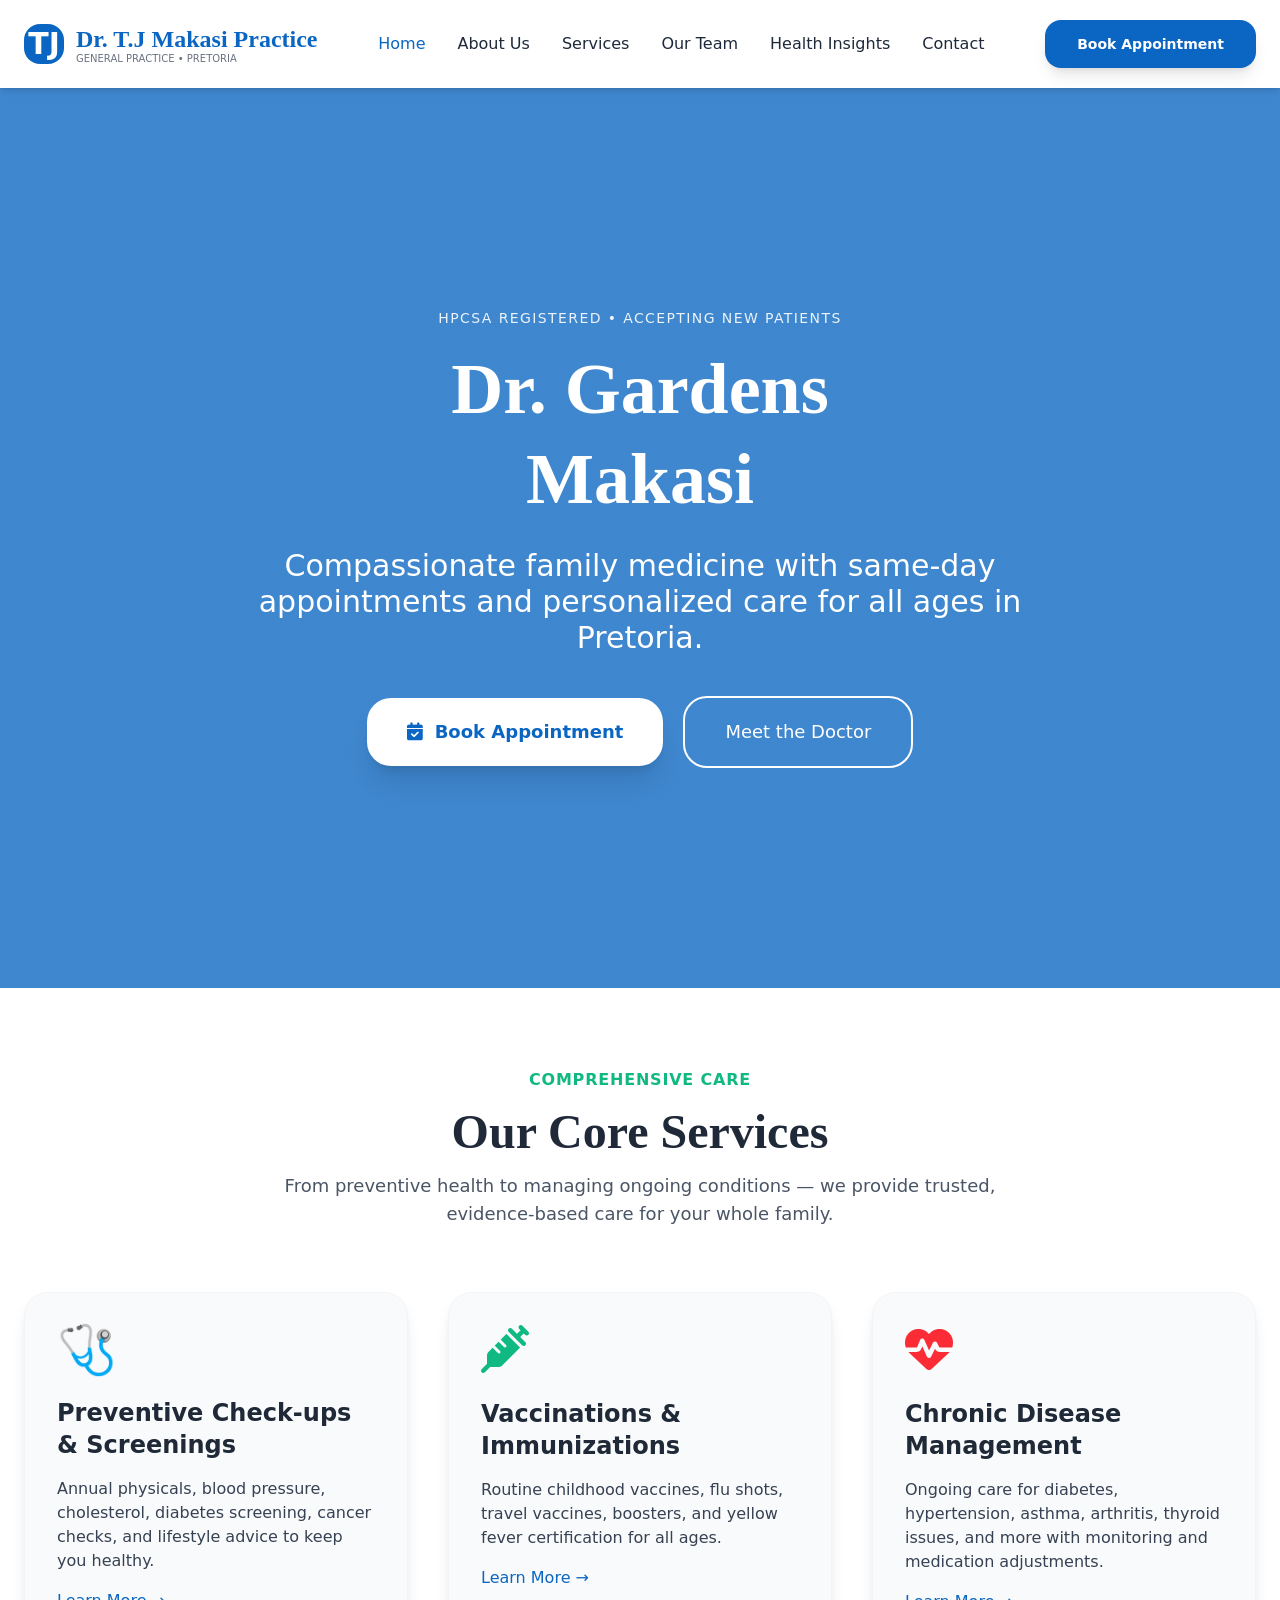
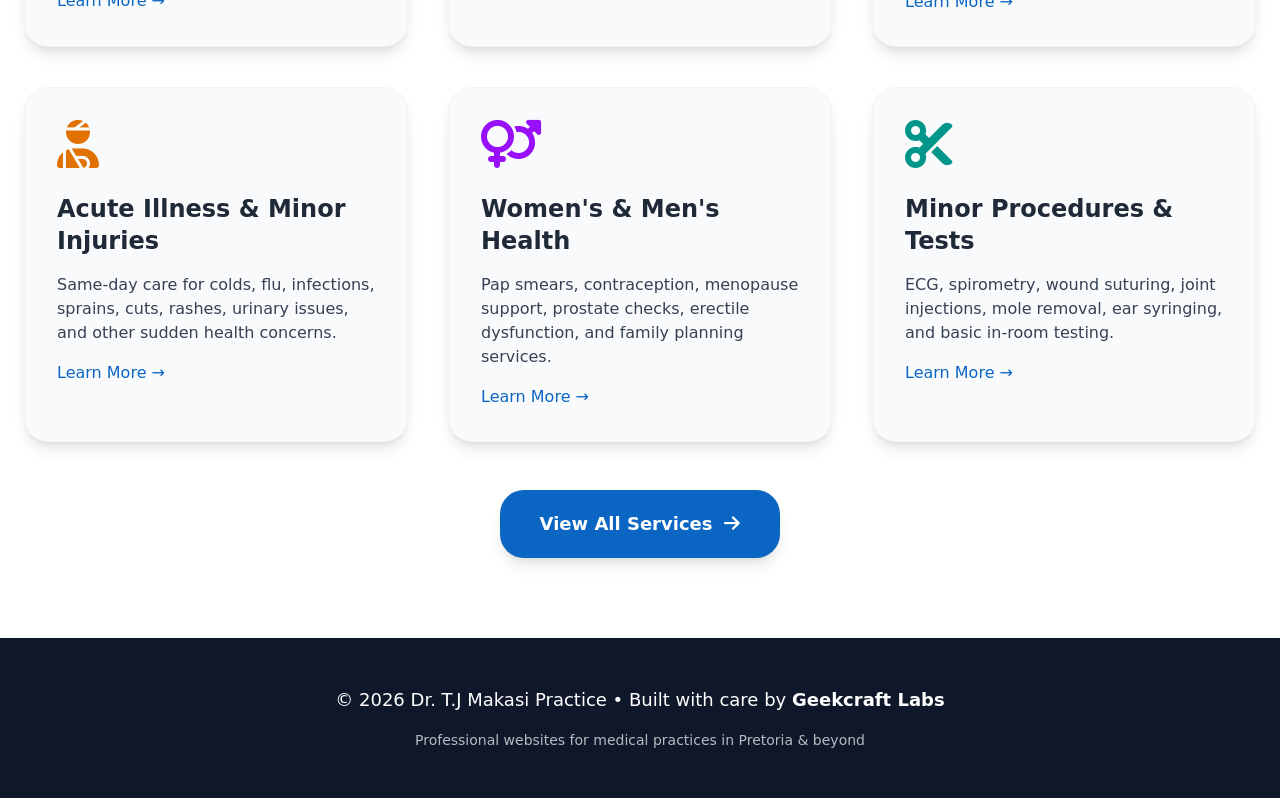
<file: index.html>
<!DOCTYPE html>
<html lang="en">
<head>
    <meta charset="UTF-8">
    <meta name="viewport" content="width=device-width, initial-scale=1.0">
    <meta name="description" content="Dr. Takunda John Makasi - Trusted General Practitioner in Pretoria. Same-day appointments, family medicine, chronic care & preventive health. Accepting new patients.">
    <title>Dr. Takunda John Makasi | General Practitioner | Dr. T.J Makasi Practice Pretoria</title>
    
    <!-- Icons -->
    <link rel="stylesheet" href="https://cdnjs.cloudflare.com/ajax/libs/font-awesome/6.6.0/css/all.min.css">
    
    <!-- CHANGE: Replace with your own favicon later -->
    <link rel="icon" href="https://via.placeholder.com/32x32/0A66C2/ffffff?text=TJ" type="image/x-icon">

    <!-- Tailwind compiled output -->
    <link rel="stylesheet" href="assets/css/output.css">
</head>
<body class="text-gray-800 overflow-x-hidden bg-gray-50">

    <!-- ==================== NAVBAR ==================== -->
    <nav class="bg-white shadow-md sticky top-0 z-50">
        <div class="max-w-7xl mx-auto px-6 py-5 flex justify-between items-center">
            <!-- LOGO -->
            <div class="flex items-center gap-3">
                <div class="w-10 h-10 bg-[var(--primary)] rounded-2xl flex items-center justify-center text-white text-3xl font-bold">TJ</div>
                <div>
                    <span class="heading-font text-2xl font-bold text-[var(--primary)]">Dr. T.J Makasi Practice</span>
                    <p class="text-[10px] text-gray-500 -mt-1">GENERAL PRACTICE • PRETORIA</p>
                </div>
            </div>

            <!-- DESKTOP MENU -->
            <div class="hidden md:flex items-center gap-8 text-sm font-medium">
                <a href="index.html" class="nav-link active text-[var(--primary)]">Home</a>
                <a href="about.html" class="nav-link hover:text-[var(--primary)]">About Us</a>
                <a href="services.html" class="nav-link hover:text-[var(--primary)]">Services</a>
                <a href="team.html" class="nav-link hover:text-[var(--primary)]">Our Team</a>
                <a href="blog.html" class="nav-link hover:text-[var(--primary)]">Health Insights</a>
                <a href="contact.html" class="nav-link hover:text-[var(--primary)]">Contact</a>
            </div>

            <!-- BOOK BUTTON -->
            <a href="contact.html" 
               class="hidden md:block btn-primary px-8 py-3.5 rounded-2xl text-sm font-semibold transition-all shadow-lg">
                Book Appointment
            </a>

            <!-- MOBILE HAMBURGER -->
            <button id="mobile-menu-btn" class="md:hidden text-3xl text-gray-700">
                <i class="fa-solid fa-bars"></i>
            </button>
        </div>
        
        <!-- MOBILE MENU -->
        <div id="mobile-menu" class="hidden md:hidden bg-white border-t py-6 px-6">
            <div class="flex flex-col gap-6 text-base font-medium">
                <a href="index.html" class="active">Home</a>
                <a href="about.html">About Us</a>
                <a href="services.html">Services</a>
                <a href="team.html">Our Team</a>
                <a href="blog.html">Health Insights</a>
                <a href="contact.html">Contact</a>
                <a href="contact.html" class="btn-primary text-center py-4 rounded-2xl text-white font-semibold">Book Appointment</a>
            </div>
        </div>
    </nav>

    <!-- ==================== HERO ==================== -->
    <section class="hero-bg h-[90vh] md:h-screen flex items-center text-white relative">
        <div class="max-w-5xl mx-auto px-6 text-center">
            <p class="uppercase tracking-widest text-sm mb-4 opacity-90">HPCSA Registered • Accepting New Patients</p>
            <h1 class="heading-font text-5xl md:text-7xl font-bold leading-tight mb-6">
                Dr. Gardens<br> Makasi
            </h1>
            <p class="text-xl md:text-3xl mb-10 max-w-3xl mx-auto">Compassionate family medicine with same-day appointments and personalized care for all ages in Pretoria.</p>
            
            <div class="flex flex-col sm:flex-row gap-5 justify-center items-center">
                <a href="contact.html" 
                   class="btn-white px-10 py-5 rounded-3xl text-lg font-semibold shadow-xl hover:shadow-2xl transition-all flex items-center gap-3">
                    <i class="fa-solid fa-calendar-check"></i> Book Appointment
                </a>
                <a href="about.html" 
                   class="btn-outline px-10 py-5 rounded-3xl text-lg font-medium transition-all">
                    Meet the Doctor
                </a>
            </div>
        </div>
    </section>

    <!-- ==================== SERVICES TEASER ==================== -->
    <section class="py-20 bg-white">
        <div class="max-w-7xl mx-auto px-6">
            <div class="text-center mb-16">
                <span class="text-[var(--secondary)] font-semibold tracking-wider uppercase">Comprehensive Care</span>
                <h2 class="heading-font text-4xl md:text-5xl font-bold mt-4 text-[var(--dark)]">Our Core Services</h2>
                <p class="text-lg text-gray-600 mt-4 max-w-3xl mx-auto">From preventive health to managing ongoing conditions — we provide trusted, evidence-based care for your whole family.</p>
            </div>
            
            <div class="grid md:grid-cols-3 gap-8 lg:gap-10">
                <!-- Service 1 -->
                <div class="service-card bg-gray-50 rounded-3xl p-8 shadow-lg border border-gray-100">
                    <div class="text-5xl mb-6">🩺</div>
                    <h3 class="text-2xl font-semibold mb-4 text-[var(--dark)]">Preventive Check-ups & Screenings</h3>
                    <p class="text-gray-700 mb-4">Annual physicals, blood pressure, cholesterol, diabetes screening, cancer checks, and lifestyle advice to keep you healthy.</p>
                    <a href="services.html" class="text-[var(--primary)] font-medium hover:underline">Learn More →</a>
                </div>
                
                <!-- Service 2 -->
                <div class="service-card bg-gray-50 rounded-3xl p-8 shadow-lg border border-gray-100">
                    <div class="text-5xl mb-6"><i class="fa-solid fa-syringe text-[var(--secondary)]"></i></div>
                    <h3 class="text-2xl font-semibold mb-4 text-[var(--dark)]">Vaccinations & Immunizations</h3>
                    <p class="text-gray-700 mb-4">Routine childhood vaccines, flu shots, travel vaccines, boosters, and yellow fever certification for all ages.</p>
                    <a href="services.html" class="text-[var(--primary)] font-medium hover:underline">Learn More →</a>
                </div>
                
                <!-- Service 3 -->
                <div class="service-card bg-gray-50 rounded-3xl p-8 shadow-lg border border-gray-100">
                    <div class="text-5xl mb-6"><i class="fa-solid fa-heart-pulse text-red-500"></i></div>
                    <h3 class="text-2xl font-semibold mb-4 text-[var(--dark)]">Chronic Disease Management</h3>
                    <p class="text-gray-700 mb-4">Ongoing care for diabetes, hypertension, asthma, arthritis, thyroid issues, and more with monitoring and medication adjustments.</p>
                    <a href="services.html" class="text-[var(--primary)] font-medium hover:underline">Learn More →</a>
                </div>
                
                <!-- Service 4 -->
                <div class="service-card bg-gray-50 rounded-3xl p-8 shadow-lg border border-gray-100">
                    <div class="text-5xl mb-6"><i class="fa-solid fa-user-injured text-amber-600"></i></div>
                    <h3 class="text-2xl font-semibold mb-4 text-[var(--dark)]">Acute Illness & Minor Injuries</h3>
                    <p class="text-gray-700 mb-4">Same-day care for colds, flu, infections, sprains, cuts, rashes, urinary issues, and other sudden health concerns.</p>
                    <a href="services.html" class="text-[var(--primary)] font-medium hover:underline">Learn More →</a>
                </div>
                
                <!-- Service 5 -->
                <div class="service-card bg-gray-50 rounded-3xl p-8 shadow-lg border border-gray-100">
                    <div class="text-5xl mb-6"><i class="fa-solid fa-venus-mars text-purple-600"></i></div>
                    <h3 class="text-2xl font-semibold mb-4 text-[var(--dark)]">Women's & Men's Health</h3>
                    <p class="text-gray-700 mb-4">Pap smears, contraception, menopause support, prostate checks, erectile dysfunction, and family planning services.</p>
                    <a href="services.html" class="text-[var(--primary)] font-medium hover:underline">Learn More →</a>
                </div>
                
                <!-- Service 6 -->
                <div class="service-card bg-gray-50 rounded-3xl p-8 shadow-lg border border-gray-100">
                    <div class="text-5xl mb-6"><i class="fa-solid fa-scissors text-teal-600"></i></div>
                    <h3 class="text-2xl font-semibold mb-4 text-[var(--dark)]">Minor Procedures & Tests</h3>
                    <p class="text-gray-700 mb-4">ECG, spirometry, wound suturing, joint injections, mole removal, ear syringing, and basic in-room testing.</p>
                    <a href="services.html" class="text-[var(--primary)] font-medium hover:underline">Learn More →</a>
                </div>
            </div>
            
            <div class="text-center mt-12">
                <a href="services.html" 
                   class="inline-flex items-center gap-3 bg-[var(--primary)] text-white px-10 py-5 rounded-3xl text-lg font-semibold hover:bg-blue-700 transition-all shadow-lg">
                    View All Services <i class="fa-solid fa-arrow-right"></i>
                </a>
            </div>
        </div>
    </section>

    <!-- FOOTER -->
    <footer class="bg-[#0F172A] text-white py-12">
        <div class="max-w-7xl mx-auto px-6 text-center">
            <p class="text-lg mb-4">© 2026 Dr. T.J Makasi Practice • Built with care by <strong>Geekcraft Labs</strong></p>
            <p class="text-sm opacity-70">Professional websites for medical practices in Pretoria & beyond</p>
        </div>
    </footer>

    <script>
        // Mobile menu toggle
        const btn = document.getElementById('mobile-menu-btn');
        const menu = document.getElementById('mobile-menu');
        btn.addEventListener('click', () => {
            menu.classList.toggle('hidden');
            const icon = btn.querySelector('i');
            icon.classList.toggle('fa-bars');
            icon.classList.toggle('fa-xmark');
        });
    </script>
</body>
</html>
</file>
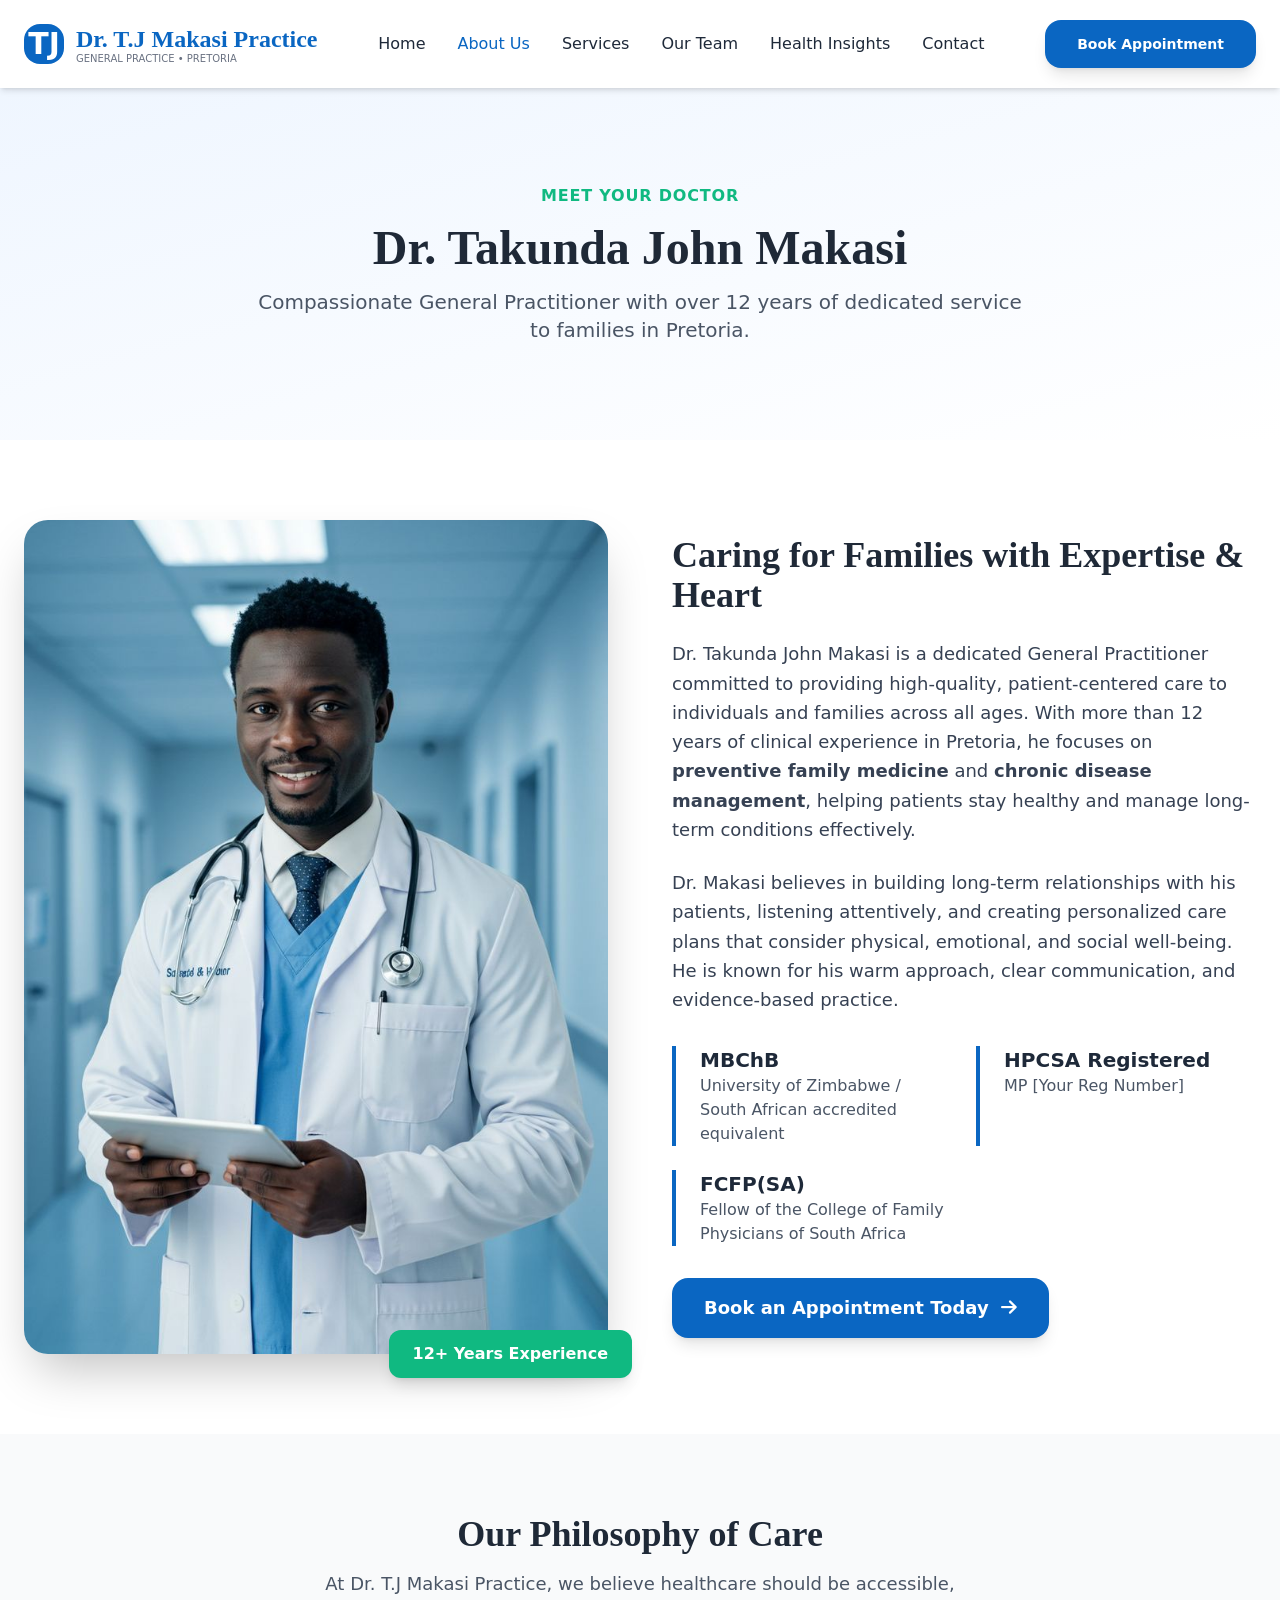
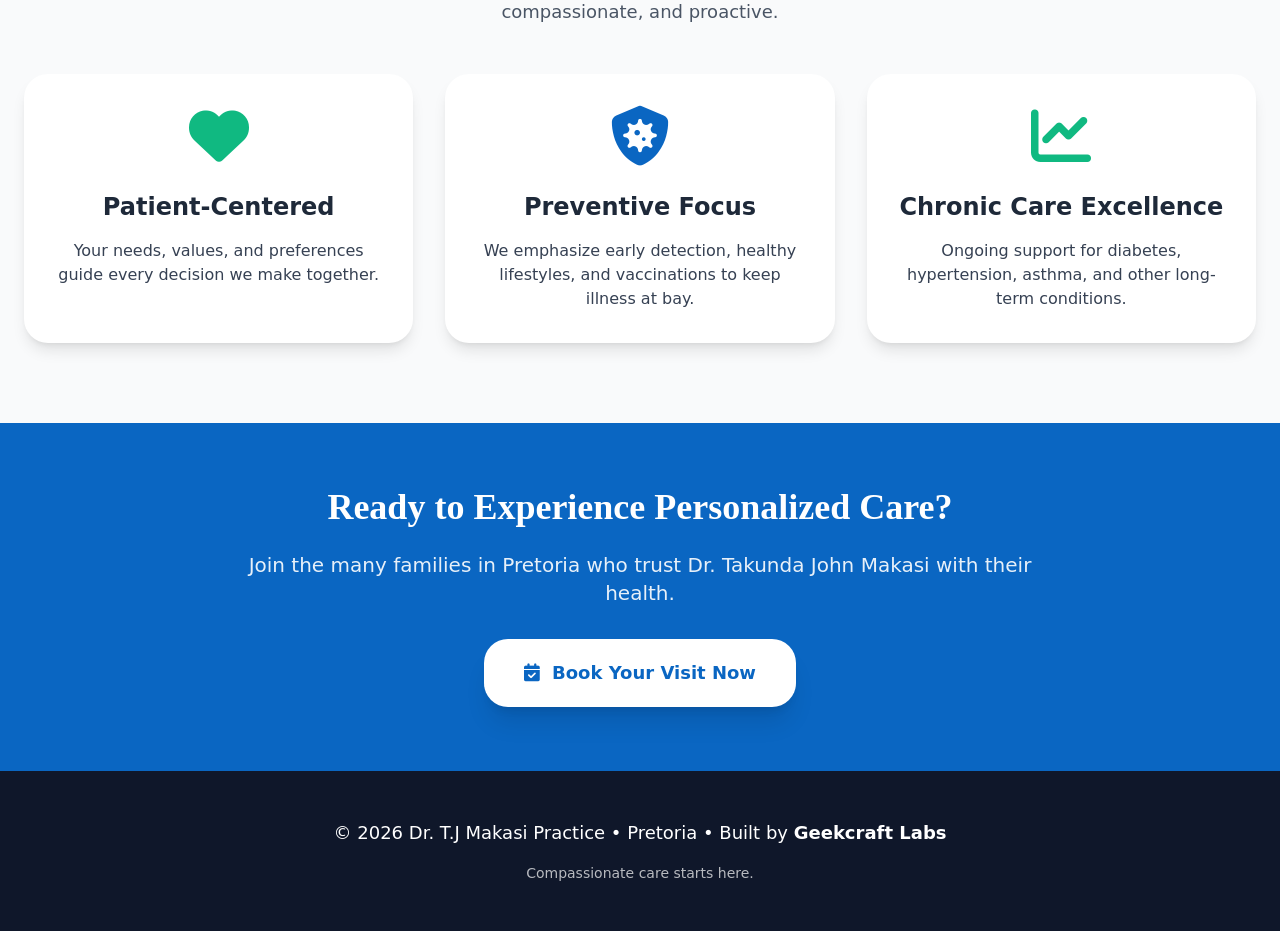
<file: about.html>
<!DOCTYPE html>
<html lang="en">
<head>
    <meta charset="UTF-8">
    <meta name="viewport" content="width=device-width, initial-scale=1.0">
    <meta name="description" content="Meet Dr. Takunda John Makasi - Experienced General Practitioner in Pretoria with 12+ years of compassionate family care.">
    <title>Dr. Takunda John Makasi | About Us | Dr. T.J Makasi Practice Pretoria</title>
    
    <!-- Icons -->
    <link rel="stylesheet" href="https://cdnjs.cloudflare.com/ajax/libs/font-awesome/6.6.0/css/all.min.css">
    
    <!-- CHANGE: Favicon -->
    <link rel="icon" href="https://via.placeholder.com/32x32/0A66C2/ffffff?text=TJ" type="image/x-icon">

    <!-- Tailwind compiled output -->
    <link rel="stylesheet" href="assets/css/output.css">
</head>
<body class="text-gray-800 overflow-x-hidden bg-gray-50">

    <!-- ==================== NAVBAR (identical to home, with active on About) ==================== -->
    <nav class="bg-white shadow-md sticky top-0 z-50">
        <div class="max-w-7xl mx-auto px-6 py-5 flex justify-between items-center">
            <!-- LOGO -->
            <div class="flex items-center gap-3">
                <div class="w-10 h-10 bg-[var(--primary)] rounded-2xl flex items-center justify-center text-white text-3xl font-bold">TJ</div>
                <div>
                    <span class="heading-font text-2xl font-bold text-[var(--primary)]">Dr. T.J Makasi Practice</span>
                    <p class="text-[10px] text-gray-500 -mt-1">GENERAL PRACTICE • PRETORIA</p>
                </div>
            </div>

            <!-- DESKTOP MENU -->
            <div class="hidden md:flex items-center gap-8 text-sm font-medium">
                <a href="index.html" class="nav-link hover:text-[var(--primary)]">Home</a>
                <a href="about.html" class="nav-link active text-[var(--primary)]">About Us</a>
                <a href="services.html" class="nav-link hover:text-[var(--primary)]">Services</a>
                <a href="team.html" class="nav-link hover:text-[var(--primary)]">Our Team</a>
                <a href="blog.html" class="nav-link hover:text-[var(--primary)]">Health Insights</a>
                <a href="contact.html" class="nav-link hover:text-[var(--primary)]">Contact</a>
            </div>

            <!-- BOOK BUTTON -->
            <a href="contact.html" 
               class="hidden md:block btn-primary px-8 py-3.5 rounded-2xl text-sm font-semibold transition-all shadow-lg">
                Book Appointment
            </a>

            <!-- MOBILE HAMBURGER -->
            <button id="mobile-menu-btn" class="md:hidden text-3xl text-gray-700">
                <i class="fa-solid fa-bars"></i>
            </button>
        </div>
        
        <!-- MOBILE MENU -->
        <div id="mobile-menu" class="hidden md:hidden bg-white border-t py-6 px-6">
            <div class="flex flex-col gap-6 text-base font-medium">
                <a href="index.html">Home</a>
                <a href="about.html" class="active">About Us</a>
                <a href="services.html">Services</a>
                <a href="team.html">Our Team</a>
                <a href="blog.html">Health Insights</a>
                <a href="contact.html">Contact</a>
                <a href="contact.html" class="btn-primary text-center py-4 rounded-2xl text-white font-semibold">Book Appointment</a>
            </div>
        </div>
    </nav>

    <!-- ==================== PAGE HERO / HEADER ==================== -->
    <section class="bg-gradient-to-br from-blue-50 to-white py-16 md:py-24">
        <div class="max-w-7xl mx-auto px-6 text-center">
            <span class="text-[var(--secondary)] font-semibold tracking-wider uppercase">Meet Your Doctor</span>
            <h1 class="heading-font text-4xl md:text-5xl font-bold mt-4 text-[var(--dark)]">
                Dr. Takunda John Makasi
            </h1>
            <p class="text-xl text-gray-600 mt-4 max-w-3xl mx-auto">
                Compassionate General Practitioner with over 12 years of dedicated service to families in Pretoria.
            </p>
        </div>
    </section>

    <!-- ==================== DOCTOR BIO SECTION ==================== -->
    <section class="py-16 md:py-20 bg-white">
        <div class="max-w-7xl mx-auto px-6 grid md:grid-cols-2 gap-12 lg:gap-16 items-center">
            <!-- Doctor Photo -->
            <div class="relative">
                <!-- CHANGE: Pinterest search: "professional black male doctor portrait smiling clinic background South African" or "confident African doctor headshot white coat stethoscope" -->
                <img src="assets\images\doctor image.jpg" 
                     alt="Dr. Takunda John Makasi - General Practitioner"
                     class="rounded-3xl shadow-2xl w-full object-cover">
                <div class="absolute -bottom-6 -right-6 bg-[var(--secondary)] text-white px-6 py-3 rounded-xl font-semibold shadow-lg">
                    12+ Years Experience
                </div>
            </div>
            
            <!-- Bio Text -->
            <div>
                <h2 class="heading-font text-4xl font-bold text-[var(--dark)] mb-6">
                    Caring for Families with Expertise & Heart
                </h2>
                
                <p class="text-lg text-gray-700 mb-6 leading-relaxed">
                    Dr. Takunda John Makasi is a dedicated General Practitioner committed to providing high-quality, patient-centered care to individuals and families across all ages. With more than 12 years of clinical experience in Pretoria, he focuses on <strong>preventive family medicine</strong> and <strong>chronic disease management</strong>, helping patients stay healthy and manage long-term conditions effectively.
                </p>
                
                <p class="text-lg text-gray-700 mb-8 leading-relaxed">
                    Dr. Makasi believes in building long-term relationships with his patients, listening attentively, and creating personalized care plans that consider physical, emotional, and social well-being. He is known for his warm approach, clear communication, and evidence-based practice.
                </p>
                
                <!-- Qualifications -->
                <div class="grid grid-cols-1 md:grid-cols-2 gap-6 mb-8">
                    <div class="border-l-4 border-[var(--primary)] pl-6">
                        <div class="font-semibold text-xl">MBChB</div>
                        <div class="text-gray-600">University of Zimbabwe / South African accredited equivalent</div>
                    </div>
                    <div class="border-l-4 border-[var(--primary)] pl-6">
                        <div class="font-semibold text-xl">HPCSA Registered</div>
                        <div class="text-gray-600">MP [Your Reg Number]</div>
                    </div>
                    <div class="border-l-4 border-[var(--primary)] pl-6">
                        <div class="font-semibold text-xl">FCFP(SA)</div>
                        <div class="text-gray-600">Fellow of the College of Family Physicians of South Africa</div>
                    </div>
                </div>
                
                <a href="contact.html" 
                   class="inline-flex items-center gap-3 bg-(--primary) text-white px-8 py-4 rounded-2xl text-lg font-semibold hover:bg-blue-700 transition-all shadow-lg">
                    Book an Appointment Today <i class="fa-solid fa-arrow-right"></i>
                </a>
            </div>
        </div>
    </section>

    <!-- ==================== PHILOSOPHY / VALUES SECTION ==================== -->
    <section class="py-16 md:py-20 bg-gray-50">
        <div class="max-w-7xl mx-auto px-6">
            <div class="text-center mb-12">
                <h2 class="heading-font text-4xl font-bold text-[var(--dark)]">
                    Our Philosophy of Care
                </h2>
                <p class="text-lg text-gray-600 mt-4 max-w-3xl mx-auto">
                    At Dr. T.J Makasi Practice, we believe healthcare should be accessible, compassionate, and proactive.
                </p>
            </div>
            
            <div class="grid md:grid-cols-3 gap-8">
                <div class="bg-white p-8 rounded-3xl shadow-lg text-center">
                    <!-- CHANGE: Pinterest search: "family doctor with diverse patients illustration preventive care" -->
                    <div class="text-6xl mb-6 text-[var(--secondary)]"><i class="fa-solid fa-heart"></i></div>
                    <h3 class="text-2xl font-semibold mb-4">Patient-Centered</h3>
                    <p class="text-gray-700">Your needs, values, and preferences guide every decision we make together.</p>
                </div>
                
                <div class="bg-white p-8 rounded-3xl shadow-lg text-center">
                    <!-- CHANGE: Pinterest search: "preventive health checkup family doctor South Africa" -->
                    <div class="text-6xl mb-6 text-[var(--primary)]"><i class="fa-solid fa-shield-virus"></i></div>
                    <h3 class="text-2xl font-semibold mb-4">Preventive Focus</h3>
                    <p class="text-gray-700">We emphasize early detection, healthy lifestyles, and vaccinations to keep illness at bay.</p>
                </div>
                
                <div class="bg-white p-8 rounded-3xl shadow-lg text-center">
                    <!-- CHANGE: Pinterest search: "chronic disease management doctor patient consultation" -->
                    <div class="text-6xl mb-6 text-[var(--secondary)]"><i class="fa-solid fa-chart-line"></i></div>
                    <h3 class="text-2xl font-semibold mb-4">Chronic Care Excellence</h3>
                    <p class="text-gray-700">Ongoing support for diabetes, hypertension, asthma, and other long-term conditions.</p>
                </div>
            </div>
        </div>
    </section>

    <!-- ==================== CTA SECTION ==================== -->
    <section class="py-16 bg-(--primary) text-white text-center">
        <div class="max-w-4xl mx-auto px-6">
            <h2 class="heading-font text-4xl font-bold mb-6">
                Ready to Experience Personalized Care?
            </h2>
            <p class="text-xl mb-8 opacity-90">
                Join the many families in Pretoria who trust Dr. Takunda John Makasi with their health.
            </p>
            <a href="contact.html" 
               class="inline-flex items-center gap-3 bg-white text-(--primary) px-10 py-5 rounded-3xl text-lg font-semibold hover:bg-gray-100 transition-all shadow-xl">
                <i class="fa-solid fa-calendar-check"></i> Book Your Visit Now
            </a>
        </div>
    </section>

    <!-- ==================== FOOTER ==================== -->
    <footer class="bg-[#0F172A] text-white py-12">
        <div class="max-w-7xl mx-auto px-6 text-center">
            <p class="text-lg mb-4">© 2026 Dr. T.J Makasi Practice • Pretoria • Built by <strong>Geekcraft Labs</strong></p>
            <p class="text-sm opacity-70">Compassionate care starts here.</p>
        </div>
    </footer>

    <script>
        // Mobile menu toggle (same as home)
        const btn = document.getElementById('mobile-menu-btn');
        const menu = document.getElementById('mobile-menu');
        btn.addEventListener('click', () => {
            menu.classList.toggle('hidden');
            const icon = btn.querySelector('i');
            icon.classList.toggle('fa-bars');
            icon.classList.toggle('fa-xmark');
        });
    </script>
</body>
</html>
</file>
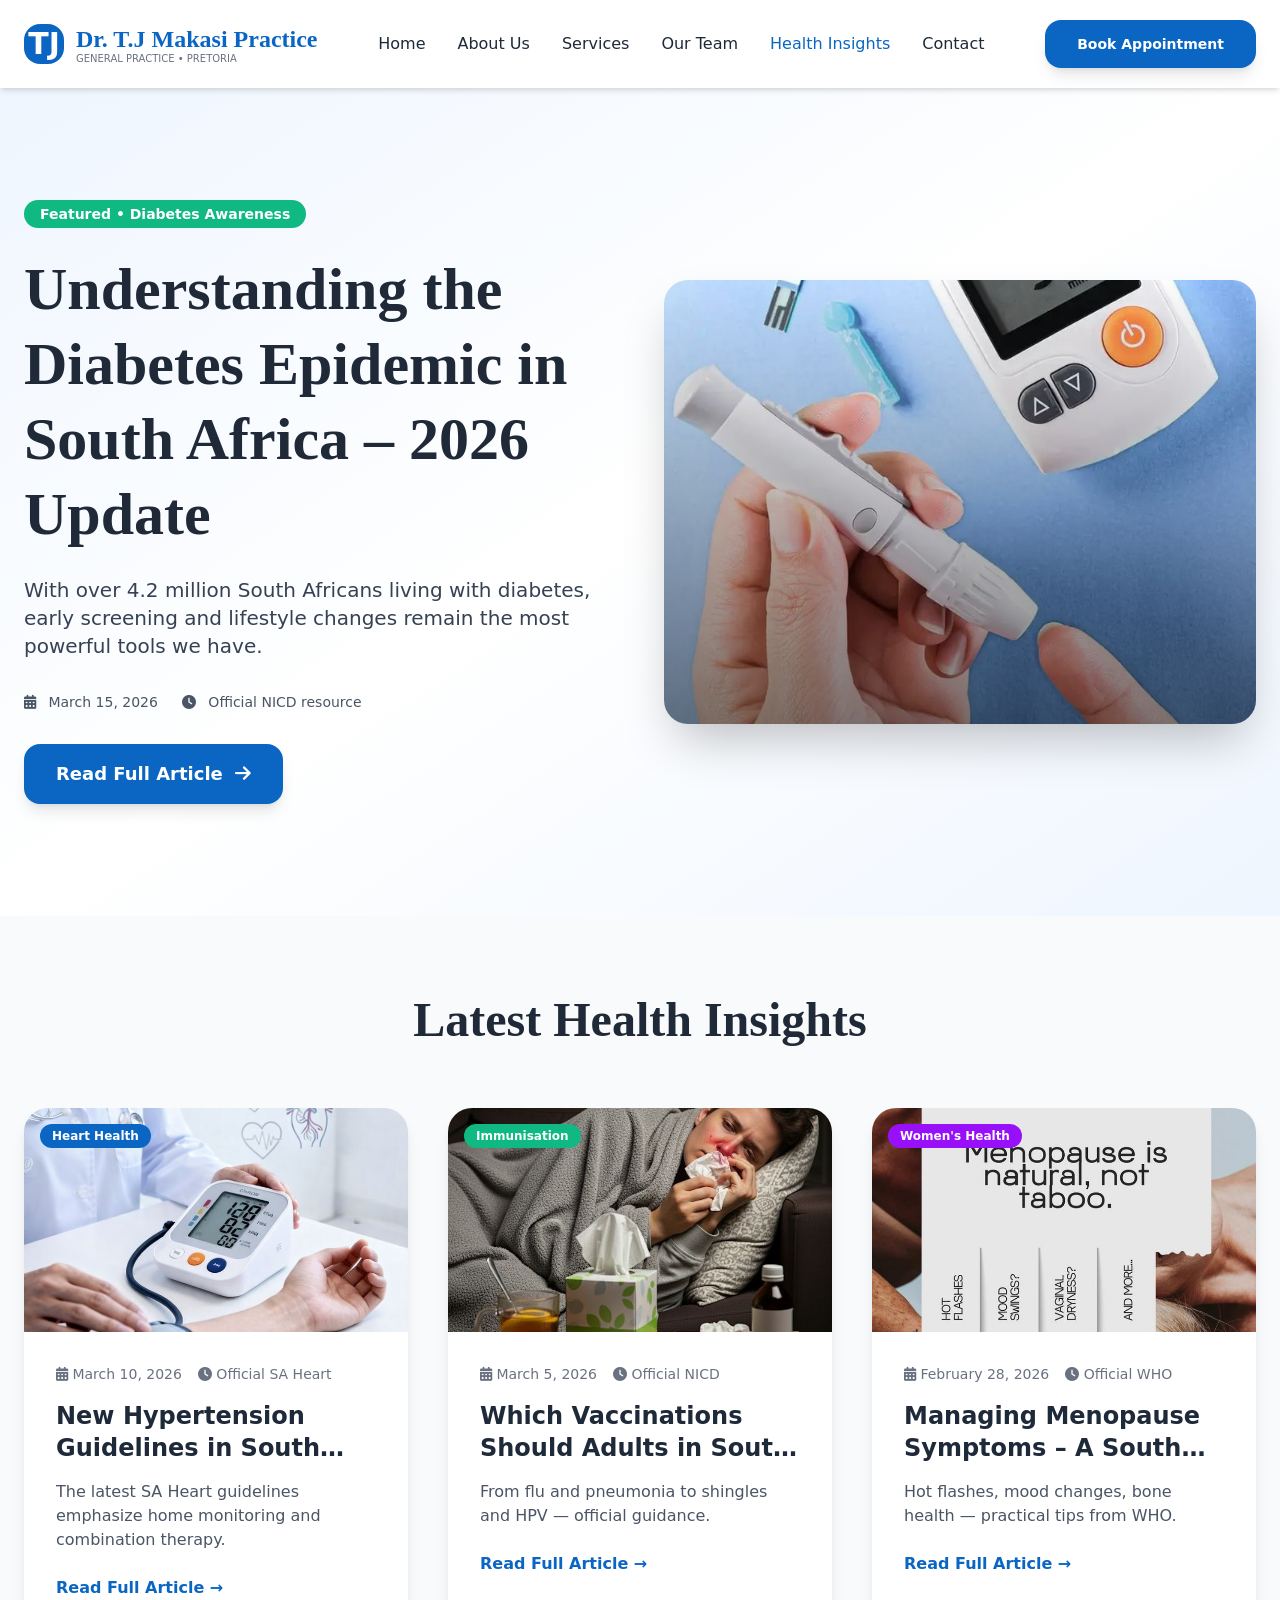
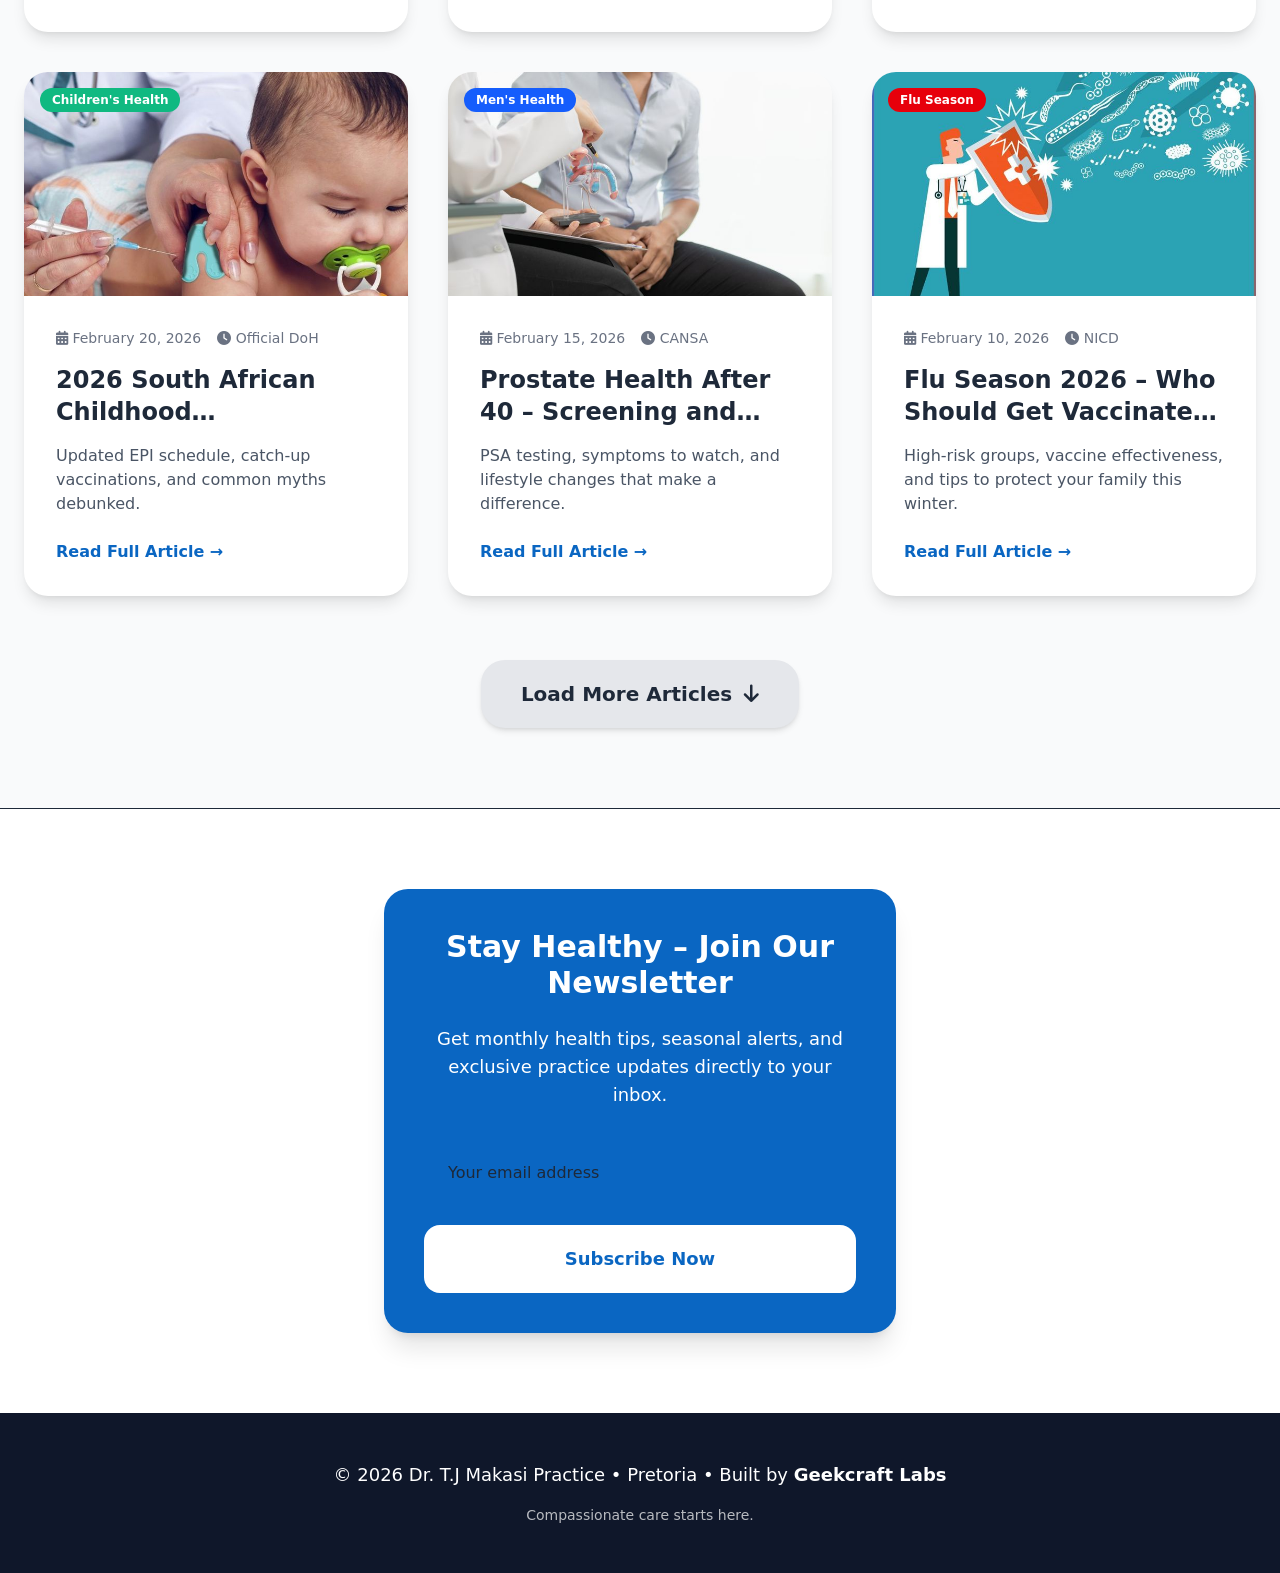
<file: blog.html>
<!DOCTYPE html>
<html lang="en">
<head>
    <meta charset="UTF-8">
    <meta name="viewport" content="width=device-width, initial-scale=1.0">
    <meta name="description" content="Health Insights from Dr. T.J Makasi Practice — curated articles on family medicine, diabetes, hypertension, vaccinations, women's health, and current South African health topics.">
    <title>Health Insights | Dr. T.J Makasi Practice | Pretoria</title>
    
    <!-- Icons -->
    <link rel="stylesheet" href="https://cdnjs.cloudflare.com/ajax/libs/font-awesome/6.6.0/css/all.min.css">
    
    <!-- Favicon -->
    <link rel="icon" href="https://via.placeholder.com/32x32/0A66C2/ffffff?text=TJ" type="image/x-icon">

    <!-- Tailwind compiled output -->
    <link rel="stylesheet" href="assets/css/output.css">
</head>
<body class="text-gray-800 overflow-x-hidden bg-gray-50">

    <!-- NAVBAR -->
    <nav class="bg-white shadow-md sticky top-0 z-50">
        <div class="max-w-7xl mx-auto px-6 py-5 flex justify-between items-center">
            <div class="flex items-center gap-3">
                <div class="w-10 h-10 bg-[var(--primary)] rounded-2xl flex items-center justify-center text-white text-3xl font-bold">TJ</div>
                <div>
                    <span class="heading-font text-2xl font-bold text-[var(--primary)]">Dr. T.J Makasi Practice</span>
                    <p class="text-[10px] text-gray-500 -mt-1">GENERAL PRACTICE • PRETORIA</p>
                </div>
            </div>

            <div class="hidden md:flex items-center gap-8 text-sm font-medium">
                <a href="index.html" class="nav-link hover:text-[var(--primary)]">Home</a>
                <a href="about.html" class="nav-link hover:text-[var(--primary)]">About Us</a>
                <a href="services.html" class="nav-link hover:text-[var(--primary)]">Services</a>
                <a href="team.html" class="nav-link hover:text-[var(--primary)]">Our Team</a>
                <a href="blog.html" class="nav-link active text-[var(--primary)]">Health Insights</a>
                <a href="contact.html" class="nav-link hover:text-[var(--primary)]">Contact</a>
            </div>

            <a href="contact.html" class="hidden md:block btn-primary px-8 py-3.5 rounded-2xl text-sm font-semibold transition-all shadow-lg">
                Book Appointment
            </a>

            <button id="mobile-menu-btn" class="md:hidden text-3xl text-gray-700">
                <i class="fa-solid fa-bars"></i>
            </button>
        </div>
        
        <div id="mobile-menu" class="hidden md:hidden bg-white border-t py-6 px-6">
            <div class="flex flex-col gap-6 text-base font-medium">
                <a href="index.html">Home</a>
                <a href="about.html">About Us</a>
                <a href="services.html">Services</a>
                <a href="team.html">Our Team</a>
                <a href="blog.html" class="active">Health Insights</a>
                <a href="contact.html">Contact</a>
                <a href="contact.html" class="btn-primary text-center py-4 rounded-2xl text-white font-semibold">Book Appointment</a>
            </div>
        </div>
    </nav>

    <!-- BLOG HERO -->
    <section class="relative bg-gradient-to-br from-blue-50 via-white to-blue-50 py-20 md:py-28">
        <div class="max-w-7xl mx-auto px-6">
            <div class="grid md:grid-cols-2 gap-12 items-center">
                <!-- Featured Post -->
                <div>
                    <span class="inline-block bg-[var(--secondary)] text-white text-sm font-semibold px-4 py-1 rounded-full mb-6">
                        Featured • Diabetes Awareness
                    </span>
                    <h1 class="heading-font text-4xl md:text-5xl lg:text-6xl font-bold text-[var(--dark)] leading-tight mb-6">
                        Understanding the Diabetes Epidemic in South Africa – 2026 Update
                    </h1>
                    <p class="text-xl text-gray-700 mb-8">
                        With over 4.2 million South Africans living with diabetes, early screening and lifestyle changes remain the most powerful tools we have.
                    </p>
                    <div class="flex items-center gap-6 text-gray-600 text-sm">
                        <span><i class="fa-solid fa-calendar-days mr-2"></i> March 15, 2026</span>
                        <span><i class="fa-solid fa-clock mr-2"></i> Official NICD resource</span>
                    </div>
                    <a href="https://www.nicd.ac.za/diseases-a-z-index/diabetes/" target="_blank" rel="noopener noreferrer" 
                       class="mt-8 inline-flex items-center gap-3 bg-[var(--primary)] text-white px-8 py-4 rounded-2xl text-lg font-semibold hover:bg-blue-700 transition-all shadow-lg">
                        Read Full Article <i class="fa-solid fa-arrow-right"></i>
                    </a>
                </div>

                <!-- Featured Image -->
                <div class="relative rounded-3xl overflow-hidden shadow-2xl">
                    <img src="assets\images\blogimages\diabetes.jpg" alt="Diabetes in South Africa" class="w-full aspect-[4/3] object-cover">
                    <div class="absolute inset-0 bg-gradient-to-t from-black/50 to-transparent"></div>
                </div>
            </div>
        </div>
    </section>

    <!-- ALL POSTS GRID -->
    <section class="py-16 md:py-20 bg-gray-50">
        <div class="max-w-7xl mx-auto px-6">
            <h2 class="heading-font text-4xl md:text-5xl font-bold text-center text-[var(--dark)] mb-16">
                Latest Health Insights
            </h2>

            <div class="grid md:grid-cols-2 lg:grid-cols-3 gap-10">

                <!-- Post Card 1 -->
                <div class="bg-white rounded-3xl overflow-hidden shadow-lg transition-transform hover:scale-[1.02] hover:shadow-xl">
                    <div class="relative h-56 overflow-hidden">
                        <img src="assets/images/blogimages/hypertension.jpg" alt="Hypertension Control" class="w-full h-full object-cover">
                        <span class="absolute top-4 left-4 bg-[var(--primary)] text-white text-xs font-semibold px-3 py-1 rounded-full">
                            Heart Health
                        </span>
                    </div>
                    <div class="p-8">
                        <div class="flex items-center gap-4 text-sm text-gray-500 mb-4">
                            <span><i class="fa-solid fa-calendar-days"></i> March 10, 2026</span>
                            <span><i class="fa-solid fa-clock"></i> Official SA Heart</span>
                        </div>
                        <h3 class="text-2xl font-bold mb-4 line-clamp-2">
                            New Hypertension Guidelines in South Africa – What Changed in 2026?
                        </h3>
                        <p class="text-gray-600 mb-6 line-clamp-3">
                            The latest SA Heart guidelines emphasize home monitoring and combination therapy.
                        </p>
                        <a href="https://www.saheart.org/guidelines/" target="_blank" rel="noopener noreferrer" 
                           class="text-[var(--primary)] font-semibold hover:underline">
                            Read Full Article →
                        </a>
                    </div>
                </div>

                <!-- Post Card 2 -->
                <div class="bg-white rounded-3xl overflow-hidden shadow-lg transition-transform hover:scale-[1.02] hover:shadow-xl">
                    <div class="relative h-56 overflow-hidden">
                        <img src="assets/images/blogimages/flu.jpg" alt="Adult Vaccinations" class="w-full h-full object-cover">
                        <span class="absolute top-4 left-4 bg-[var(--secondary)] text-white text-xs font-semibold px-3 py-1 rounded-full">
                            Immunisation
                        </span>
                    </div>
                    <div class="p-8">
                        <div class="flex items-center gap-4 text-sm text-gray-500 mb-4">
                            <span><i class="fa-solid fa-calendar-days"></i> March 5, 2026</span>
                            <span><i class="fa-solid fa-clock"></i> Official NICD</span>
                        </div>
                        <h3 class="text-2xl font-bold mb-4 line-clamp-2">
                            Which Vaccinations Should Adults in South Africa Get in 2026?
                        </h3>
                        <p class="text-gray-600 mb-6 line-clamp-3">
                            From flu and pneumonia to shingles and HPV — official guidance.
                        </p>
                        <a href="https://www.nicd.ac.za/vaccines/" target="_blank" rel="noopener noreferrer" 
                           class="text-[var(--primary)] font-semibold hover:underline">
                            Read Full Article →
                        </a>
                    </div>
                </div>

                <!-- Post Card 3 -->
                <div class="bg-white rounded-3xl overflow-hidden shadow-lg transition-transform hover:scale-[1.02] hover:shadow-xl">
                    <div class="relative h-56 overflow-hidden">
                        <img src="assets/images/blogimages/menopause.jpg" alt="Menopause Support" class="w-full h-full object-cover">
                        <span class="absolute top-4 left-4 bg-purple-600 text-white text-xs font-semibold px-3 py-1 rounded-full">
                            Women's Health
                        </span>
                    </div>
                    <div class="p-8">
                        <div class="flex items-center gap-4 text-sm text-gray-500 mb-4">
                            <span><i class="fa-solid fa-calendar-days"></i> February 28, 2026</span>
                            <span><i class="fa-solid fa-clock"></i> Official WHO</span>
                        </div>
                        <h3 class="text-2xl font-bold mb-4 line-clamp-2">
                            Managing Menopause Symptoms – A South African Perspective
                        </h3>
                        <p class="text-gray-600 mb-6 line-clamp-3">
                            Hot flashes, mood changes, bone health — practical tips from WHO.
                        </p>
                        <a href="https://www.who.int/news-room/fact-sheets/detail/menopause" target="_blank" rel="noopener noreferrer" 
                           class="text-[var(--primary)] font-semibold hover:underline">
                            Read Full Article →
                        </a>
                    </div>
                </div>

                <!-- Post Card 4 -->
                <div class="bg-white rounded-3xl overflow-hidden shadow-lg transition-transform hover:scale-[1.02] hover:shadow-xl">
                    <div class="relative h-56 overflow-hidden">
                        <img src="assets/images/blogimages/child injection.jpg" alt="Child Immunisation" class="w-full h-full object-cover">
                        <span class="absolute top-4 left-4 bg-[var(--secondary)] text-white text-xs font-semibold px-3 py-1 rounded-full">
                            Children's Health
                        </span>
                    </div>
                    <div class="p-8">
                        <div class="flex items-center gap-4 text-sm text-gray-500 mb-4">
                            <span><i class="fa-solid fa-calendar-days"></i> February 20, 2026</span>
                            <span><i class="fa-solid fa-clock"></i> Official DoH</span>
                        </div>
                        <h3 class="text-2xl font-bold mb-4 line-clamp-2">
                            2026 South African Childhood Immunisation Schedule
                        </h3>
                        <p class="text-gray-600 mb-6 line-clamp-3">
                            Updated EPI schedule, catch-up vaccinations, and common myths debunked.
                        </p>
                        <a href="https://www.health.gov.za/epi/" target="_blank" rel="noopener noreferrer" 
                           class="text-[var(--primary)] font-semibold hover:underline">
                            Read Full Article →
                        </a>
                    </div>
                </div>

                <!-- Post Card 5 -->
                <div class="bg-white rounded-3xl overflow-hidden shadow-lg transition-transform hover:scale-[1.02] hover:shadow-xl">
                    <div class="relative h-56 overflow-hidden">
                        <img src="assets/images/blogimages/prostate.jpg" alt="Prostate Health" class="w-full h-full object-cover">
                        <span class="absolute top-4 left-4 bg-blue-600 text-white text-xs font-semibold px-3 py-1 rounded-full">
                            Men's Health
                        </span>
                    </div>
                    <div class="p-8">
                        <div class="flex items-center gap-4 text-sm text-gray-500 mb-4">
                            <span><i class="fa-solid fa-calendar-days"></i> February 15, 2026</span>
                            <span><i class="fa-solid fa-clock"></i> CANSA</span>
                        </div>
                        <h3 class="text-2xl font-bold mb-4 line-clamp-2">
                            Prostate Health After 40 – Screening and Prevention in South Africa
                        </h3>
                        <p class="text-gray-600 mb-6 line-clamp-3">
                            PSA testing, symptoms to watch, and lifestyle changes that make a difference.
                        </p>
                        <a href="https://www.cansa.org.za/prostate-cancer/" target="_blank" rel="noopener noreferrer" 
                           class="text-[var(--primary)] font-semibold hover:underline">
                            Read Full Article →
                        </a>
                    </div>
                </div>

                <!-- Post Card 6 -->
                <div class="bg-white rounded-3xl overflow-hidden shadow-lg transition-transform hover:scale-[1.02] hover:shadow-xl">
                    <div class="relative h-56 overflow-hidden">
                        <img src="assets/images/blogimages/flusafe.jpg" alt="Seasonal Flu" class="w-full h-full object-cover">
                        <span class="absolute top-4 left-4 bg-red-600 text-white text-xs font-semibold px-3 py-1 rounded-full">
                            Flu Season
                        </span>
                    </div>
                    <div class="p-8">
                        <div class="flex items-center gap-4 text-sm text-gray-500 mb-4">
                            <span><i class="fa-solid fa-calendar-days"></i> February 10, 2026</span>
                            <span><i class="fa-solid fa-clock"></i> NICD</span>
                        </div>
                        <h3 class="text-2xl font-bold mb-4 line-clamp-2">
                            Flu Season 2026 – Who Should Get Vaccinated and Why?
                        </h3>
                        <p class="text-gray-600 mb-6 line-clamp-3">
                            High-risk groups, vaccine effectiveness, and tips to protect your family this winter.
                        </p>
                        <a href="https://www.nicd.ac.za/influenza/" target="_blank" rel="noopener noreferrer" 
                           class="text-[var(--primary)] font-semibold hover:underline">
                            Read Full Article →
                        </a>
                    </div>
                </div>

            </div>

            <!-- Load More – now wider and more centered -->
            <div class="text-center mt-16 max-w-5xl mx-auto">
                <button class="inline-flex items-center gap-3 bg-gray-200 text-gray-800 px-10 py-5 rounded-3xl text-xl font-semibold hover:bg-gray-300 transition-all shadow-md">
                    Load More Articles <i class="fa-solid fa-arrow-down"></i>
                </button>
            </div>
        </div>
    </section>

    <!-- NEWSLETTER – centered on lg+ screens -->
    <section class="hidden lg:block py-20 bg-white border-t">
        <div class="max-w-7xl mx-auto px-6">
            <div class="max-w-lg mx-auto">
                <div class="bg-[var(--primary)] text-white p-10 rounded-3xl text-center shadow-xl">
                    <h3 class="text-3xl font-bold mb-6">Stay Healthy – Join Our Newsletter</h3>
                    <p class="text-lg mb-8">Get monthly health tips, seasonal alerts, and exclusive practice updates directly to your inbox.</p>
                    <form class="space-y-5">
                        <input 
                            type="email" 
                            placeholder="Your email address" 
                            class="w-full px-6 py-5 rounded-2xl text-gray-800 focus:outline-none focus:ring-2 focus:ring-white/30"
                            required
                        >
                        <button 
                            type="submit" 
                            class="w-full bg-white text-[var(--primary)] py-5 rounded-2xl text-lg font-bold hover:bg-gray-100 transition-all"
                        >
                            Subscribe Now
                        </button>
                    </form>
                </div>
            </div>
        </div>
    </section>

    <!-- FOOTER -->
    <footer class="bg-[#0F172A] text-white py-12">
        <div class="max-w-7xl mx-auto px-6 text-center">
            <p class="text-lg mb-4">© 2026 Dr. T.J Makasi Practice • Pretoria • Built by <strong>Geekcraft Labs</strong></p>
            <p class="text-sm opacity-70">Compassionate care starts here.</p>
        </div>
    </footer>

    <script>
        const btn = document.getElementById('mobile-menu-btn');
        const menu = document.getElementById('mobile-menu');
        btn.addEventListener('click', () => {
            menu.classList.toggle('hidden');
            const icon = btn.querySelector('i');
            icon.classList.toggle('fa-bars');
            icon.classList.toggle('fa-xmark');
        });
    </script>
</body>
</html>
</file>
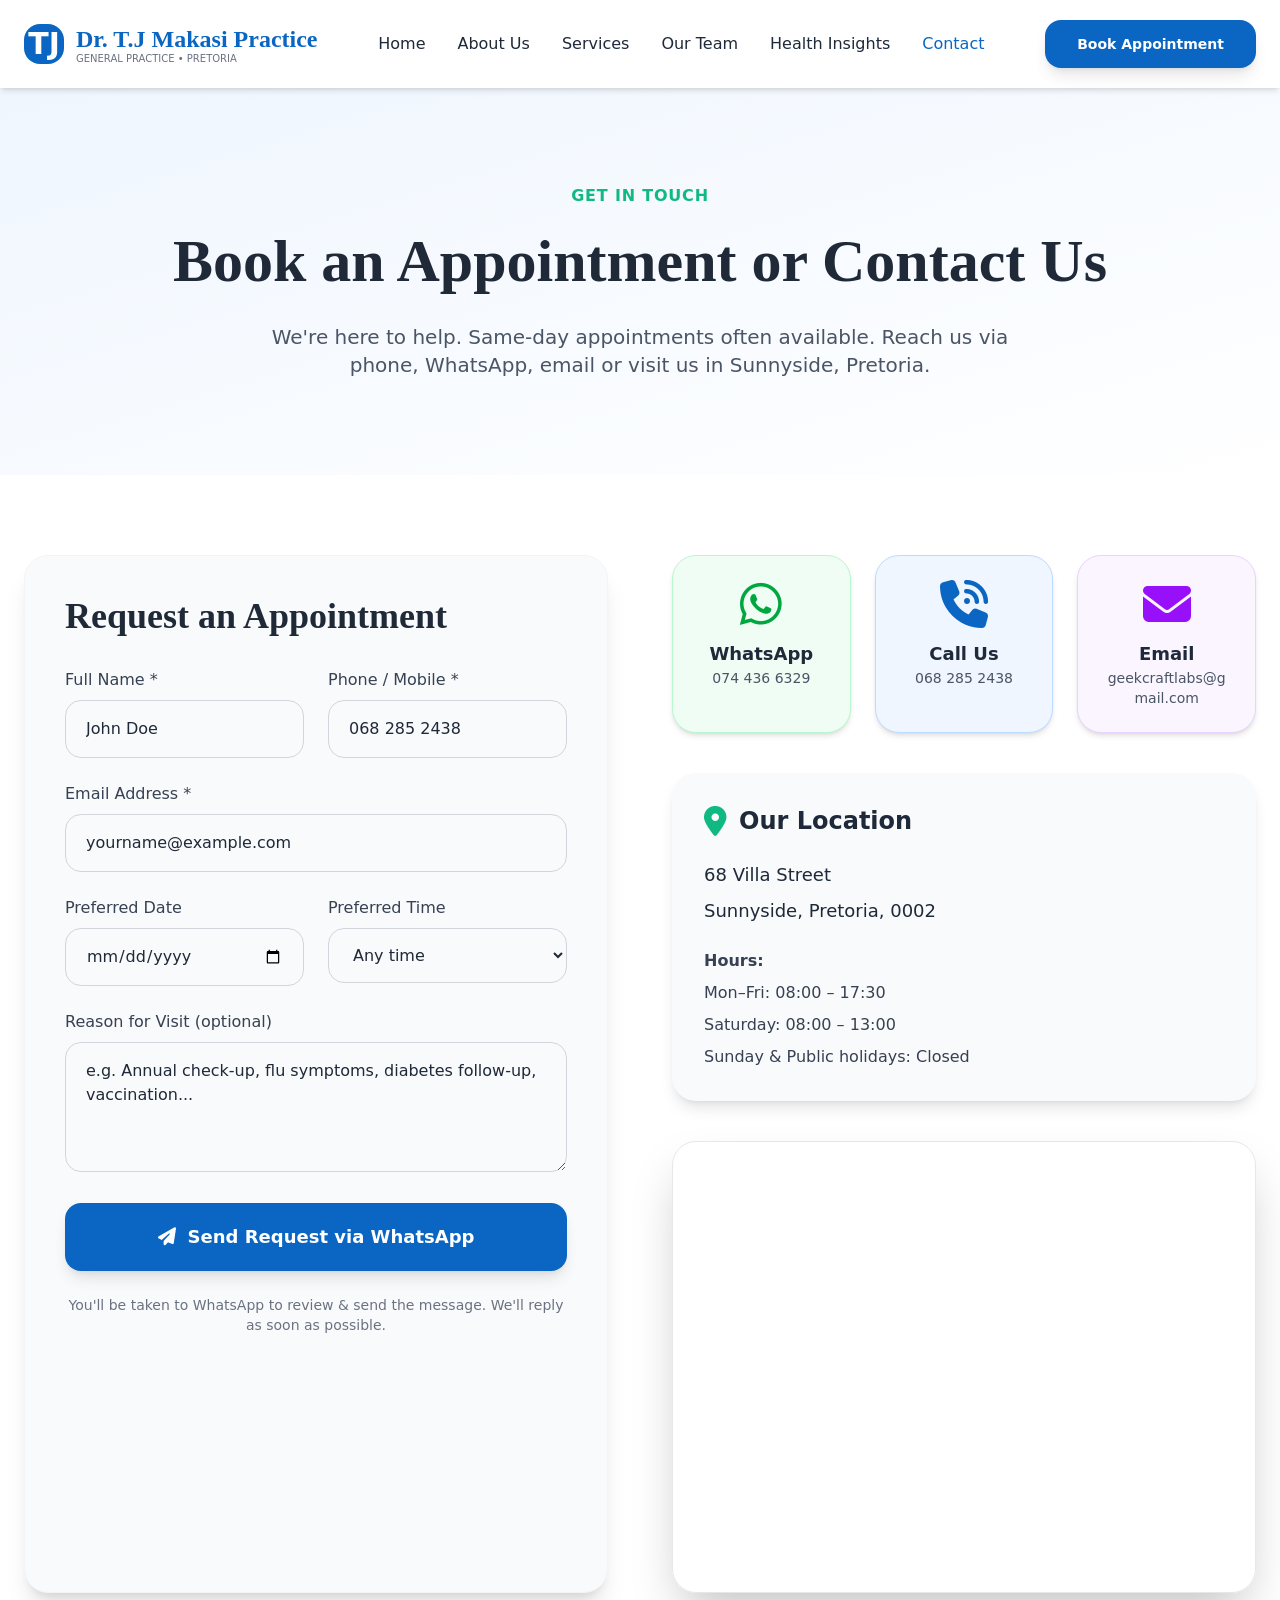
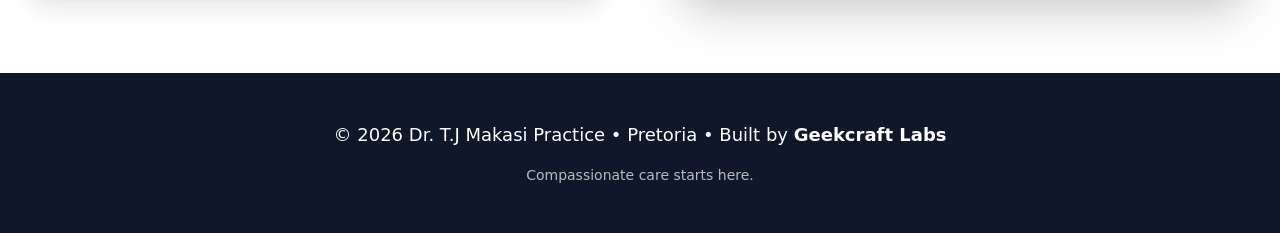
<file: contact.html>
<!DOCTYPE html>
<html lang="en">
<head>
    <meta charset="UTF-8">
    <meta name="viewport" content="width=device-width, initial-scale=1.0">
    <meta name="description" content="Book an appointment or contact Dr. T.J Makasi Practice in Pretoria. Same-day visits, family medicine, chronic care. Sunnyside location.">
    <title>Contact & Book Appointment | Dr. T.J Makasi Practice | Pretoria</title>
    
    <!-- Font Awesome -->
    <link rel="stylesheet" href="https://cdnjs.cloudflare.com/ajax/libs/font-awesome/6.6.0/css/all.min.css">
    
    <!-- Favicon -->
    <link rel="icon" href="https://via.placeholder.com/32x32/0A66C2/ffffff?text=TJ" type="image/x-icon">

    <!-- Tailwind -->
    <link rel="stylesheet" href="assets/css/output.css">
</head>
<body class="text-gray-800 overflow-x-hidden bg-gray-50">

    <!-- NAVBAR (same as before) -->
    <nav class="bg-white shadow-md sticky top-0 z-50">
        <div class="max-w-7xl mx-auto px-6 py-5 flex justify-between items-center">
            <div class="flex items-center gap-3">
                <div class="w-10 h-10 bg-[var(--primary)] rounded-2xl flex items-center justify-center text-white text-3xl font-bold">TJ</div>
                <div>
                    <span class="heading-font text-2xl font-bold text-[var(--primary)]">Dr. T.J Makasi Practice</span>
                    <p class="text-[10px] text-gray-500 -mt-1">GENERAL PRACTICE • PRETORIA</p>
                </div>
            </div>

            <div class="hidden md:flex items-center gap-8 text-base font-medium">
                <a href="index.html" class="nav-link hover:text-[var(--primary)]">Home</a>
                <a href="about.html" class="nav-link hover:text-[var(--primary)]">About Us</a>
                <a href="services.html" class="nav-link hover:text-[var(--primary)]">Services</a>
                <a href="team.html" class="nav-link hover:text-[var(--primary)]">Our Team</a>
                <a href="blog.html" class="nav-link hover:text-[var(--primary)]">Health Insights</a>
                <a href="contact.html" class="nav-link active text-[var(--primary)]">Contact</a>
            </div>

            <a href="contact.html" class="hidden md:block btn-primary px-8 py-3.5 rounded-2xl text-sm font-semibold transition-all shadow-lg">
                Book Appointment
            </a>

            <button id="mobile-menu-btn" class="md:hidden text-3xl text-gray-700">
                <i class="fa-solid fa-bars"></i>
            </button>
        </div>
        
        <div id="mobile-menu" class="hidden md:hidden bg-white border-t py-6 px-6">
            <div class="flex flex-col gap-6 text-lg font-medium">
                <a href="index.html">Home</a>
                <a href="about.html">About Us</a>
                <a href="services.html">Services</a>
                <a href="team.html">Our Team</a>
                <a href="blog.html">Health Insights</a>
                <a href="contact.html" class="active">Contact</a>
                <a href="contact.html" class="btn-primary text-center py-4 rounded-2xl text-white font-semibold">Book Appointment</a>
            </div>
        </div>
    </nav>

    <!-- PAGE HEADER (same) -->
    <section class="bg-gradient-to-br from-blue-50 to-white py-16 md:py-24">
        <div class="max-w-7xl mx-auto px-6 text-center">
            <span class="text-[var(--secondary)] font-semibold tracking-wider uppercase">Get in Touch</span>
            <h1 class="heading-font text-4xl md:text-5xl lg:text-6xl font-bold mt-4 text-[var(--dark)] leading-tight">
                Book an Appointment or Contact Us
            </h1>
            <p class="text-xl text-gray-600 mt-6 max-w-3xl mx-auto">
                We're here to help. Same-day appointments often available. Reach us via phone, WhatsApp, email or visit us in Sunnyside, Pretoria.
            </p>
        </div>
    </section>

    <!-- MAIN CONTENT -->
    <section class="py-16 md:py-20 bg-white">
        <div class="max-w-7xl mx-auto px-6 grid lg:grid-cols-2 gap-12 lg:gap-16">

            <!-- LEFT: Booking Form – now submits to WhatsApp -->
            <div class="bg-gray-50 rounded-3xl p-8 lg:p-10 shadow-xl border border-gray-100">
                <h2 class="heading-font text-3xl md:text-4xl font-bold text-[var(--dark)] mb-8 text-center lg:text-left">
                    Request an Appointment
                </h2>
                
                <form id="booking-form" class="space-y-6">
                    <div class="grid md:grid-cols-2 gap-6">
                        <div>
                            <label class="block text-gray-700 font-medium mb-2">Full Name *</label>
                            <input id="name" type="text" required placeholder="John Doe" class="w-full px-5 py-4 rounded-2xl border border-gray-300 focus:outline-none focus:ring-2 focus:ring-[var(--primary)]/30">
                        </div>
                        <div>
                            <label class="block text-gray-700 font-medium mb-2">Phone / Mobile *</label>
                            <input id="phone" type="tel" required placeholder="068 285 2438" class="w-full px-5 py-4 rounded-2xl border border-gray-300 focus:outline-none focus:ring-2 focus:ring-[var(--primary)]/30">
                        </div>
                    </div>

                    <div>
                        <label class="block text-gray-700 font-medium mb-2">Email Address *</label>
                        <input id="email" type="email" required placeholder="yourname@example.com" class="w-full px-5 py-4 rounded-2xl border border-gray-300 focus:outline-none focus:ring-2 focus:ring-[var(--primary)]/30">
                    </div>

                    <div class="grid md:grid-cols-2 gap-6">
                        <div>
                            <label class="block text-gray-700 font-medium mb-2">Preferred Date</label>
                            <input id="date" type="date" class="w-full px-5 py-4 rounded-2xl border border-gray-300 focus:outline-none focus:ring-2 focus:ring-[var(--primary)]/30">
                        </div>
                        <div>
                            <label class="block text-gray-700 font-medium mb-2">Preferred Time</label>
                            <select id="time" class="w-full px-5 py-4 rounded-2xl border border-gray-300 focus:outline-none focus:ring-2 focus:ring-[var(--primary)]/30">
                                <option value="">Any time</option>
                                <option>Morning (08:00–12:00)</option>
                                <option>Afternoon (12:00–16:00)</option>
                                <option>Late afternoon (16:00–17:30)</option>
                            </select>
                        </div>
                    </div>

                    <div>
                        <label class="block text-gray-700 font-medium mb-2">Reason for Visit (optional)</label>
                        <textarea id="reason" rows="4" placeholder="e.g. Annual check-up, flu symptoms, diabetes follow-up, vaccination..." class="w-full px-5 py-4 rounded-2xl border border-gray-300 focus:outline-none focus:ring-2 focus:ring-[var(--primary)]/30"></textarea>
                    </div>

                    <button type="submit" class="w-full bg-[var(--primary)] text-white py-5 rounded-2xl text-lg font-bold hover:bg-blue-700 transition-all shadow-lg flex items-center justify-center gap-3">
                        <i class="fa-solid fa-paper-plane"></i> Send Request via WhatsApp
                    </button>
                </form>

                <p class="text-center text-sm text-gray-500 mt-6">
                    You'll be taken to WhatsApp to review & send the message. We'll reply as soon as possible.
                </p>
            </div>

            <!-- RIGHT: Contact Info + Map (unchanged) -->
            <div class="space-y-10">

                <div class="grid sm:grid-cols-3 gap-6">
                    <a href="https://wa.me/27744366329?text=Hi%20Dr.%20Makasi%20Practice%2C%20I'd%20like%20to%20book%20an%20appointment" target="_blank" rel="noopener noreferrer"
                       class="bg-green-50 hover:bg-green-100 border border-green-200 rounded-3xl p-6 text-center transition-all shadow-md flex flex-col items-center gap-3">
                        <i class="fa-brands fa-whatsapp text-5xl text-green-600"></i>
                        <div>
                            <div class="font-semibold text-lg">WhatsApp</div>
                            <div class="text-sm text-gray-600">074 436 6329</div>
                        </div>
                    </a>

                    <a href="tel:+27682852438"
                       class="bg-blue-50 hover:bg-blue-100 border border-blue-200 rounded-3xl p-6 text-center transition-all shadow-md flex flex-col items-center gap-3">
                        <i class="fa-solid fa-phone-volume text-5xl text-[var(--primary)]"></i>
                        <div>
                            <div class="font-semibold text-lg">Call Us</div>
                            <div class="text-sm text-gray-600">068 285 2438</div>
                        </div>
                    </a>

                    <a href="mailto:geekcraftlabs@gmail.com"
                       class="bg-purple-50 hover:bg-purple-100 border border-purple-200 rounded-3xl p-6 text-center transition-all shadow-md flex flex-col items-center gap-3">
                        <i class="fa-solid fa-envelope text-5xl text-purple-600"></i>
                        <div>
                            <div class="font-semibold text-lg">Email</div>
                            <div class="text-sm text-gray-600 break-all">geekcraftlabs@gmail.com</div>
                        </div>
                    </a>
                </div>

                <div class="bg-gray-50 rounded-3xl p-8 shadow-lg">
                    <h3 class="text-2xl font-bold mb-6 flex items-center gap-3">
                        <i class="fa-solid fa-location-dot text-[var(--secondary)] text-3xl"></i>
                        Our Location
                    </h3>
                    <p class="text-lg mb-2">68 Villa Street</p>
                    <p class="text-lg mb-6">Sunnyside, Pretoria, 0002</p>

                    <div class="space-y-2 text-gray-700">
                        <p><strong>Hours:</strong></p>
                        <p>Mon–Fri: 08:00 – 17:30</p>
                        <p>Saturday: 08:00 – 13:00</p>
                        <p>Sunday & Public holidays: Closed</p>
                    </div>
                </div>

                <div class="rounded-3xl overflow-hidden shadow-2xl border border-gray-200">
                    <iframe 
                        src="https://www.google.com/maps/embed?pb=!1m18!1m12!1m3!1d3593.485927458857!2d28.2179704!3d-25.754508599999998!2m3!1f0!2f0!3f0!3m2!1i1024!2i768!4f13.1!3m3!1m2!1s0x1e9561920c7bbd3f%3A0x7b2db937435a6201!2s68%20Villa%20St%2C%20Sunnyside%2C%20Pretoria%2C%200002!5e0!3m2!1sen!2sza!4v1774174509636!5m2!1sen!2sza" 
                        width="100%" height="450" style="border:0;" allowfullscreen="" loading="lazy" referrerpolicy="no-referrer-when-downgrade">
                    </iframe>
                </div>

            </div>

        </div>
    </section>

    <!-- FOOTER (same) -->
    <footer class="bg-[#0F172A] text-white py-12">
        <div class="max-w-7xl mx-auto px-6 text-center">
            <p class="text-lg mb-4">© 2026 Dr. T.J Makasi Practice • Pretoria • Built by <strong>Geekcraft Labs</strong></p>
            <p class="text-sm opacity-70">Compassionate care starts here.</p>
        </div>
    </footer>

    <script>
        // Mobile menu toggle
        const btn = document.getElementById('mobile-menu-btn');
        const menu = document.getElementById('mobile-menu');
        btn.addEventListener('click', () => {
            menu.classList.toggle('hidden');
            const icon = btn.querySelector('i');
            icon.classList.toggle('fa-bars');
            icon.classList.toggle('fa-xmark');
        });

        // Form → WhatsApp submission
        document.getElementById('booking-form').addEventListener('submit', function(e) {
            e.preventDefault();

            // Get form values
            const name   = document.getElementById('name').value.trim();
            const phone  = document.getElementById('phone').value.trim();
            const email  = document.getElementById('email').value.trim();
            const date   = document.getElementById('date').value || 'Not specified';
            const time   = document.getElementById('time').value || 'Any time';
            const reason = document.getElementById('reason').value.trim() || 'Not specified';

            // Build formatted message (use %0a for line breaks in WhatsApp)
            const message = 
                `*New Appointment Request*%0a%0a` +
                `Name: ${name}%0a` +
                `Phone: ${phone}%0a` +
                `Email: ${email}%0a` +
                `Preferred Date: ${date}%0a` +
                `Preferred Time: ${time}%0a` +
                `Reason / Notes:%0a${reason.replace(/\n/g, '%0a')}`;

            // WhatsApp number (international format, no spaces/+, just digits)
            const waNumber = '27744366329';  // 0744366329 → 27744366329

            // Create WhatsApp URL
            const waUrl = `https://wa.me/${waNumber}?text=${message}`;

            // Open in new tab (works on mobile → opens app; desktop → opens web.whatsapp.com)
            window.open(waUrl, '_blank');

            // Optional: visual feedback
            alert("Opening WhatsApp with your request. Please review and send the message!");
            
            // Optional: reset form after sending
            this.reset();
        });
    </script>
</body>
</html>
</file>
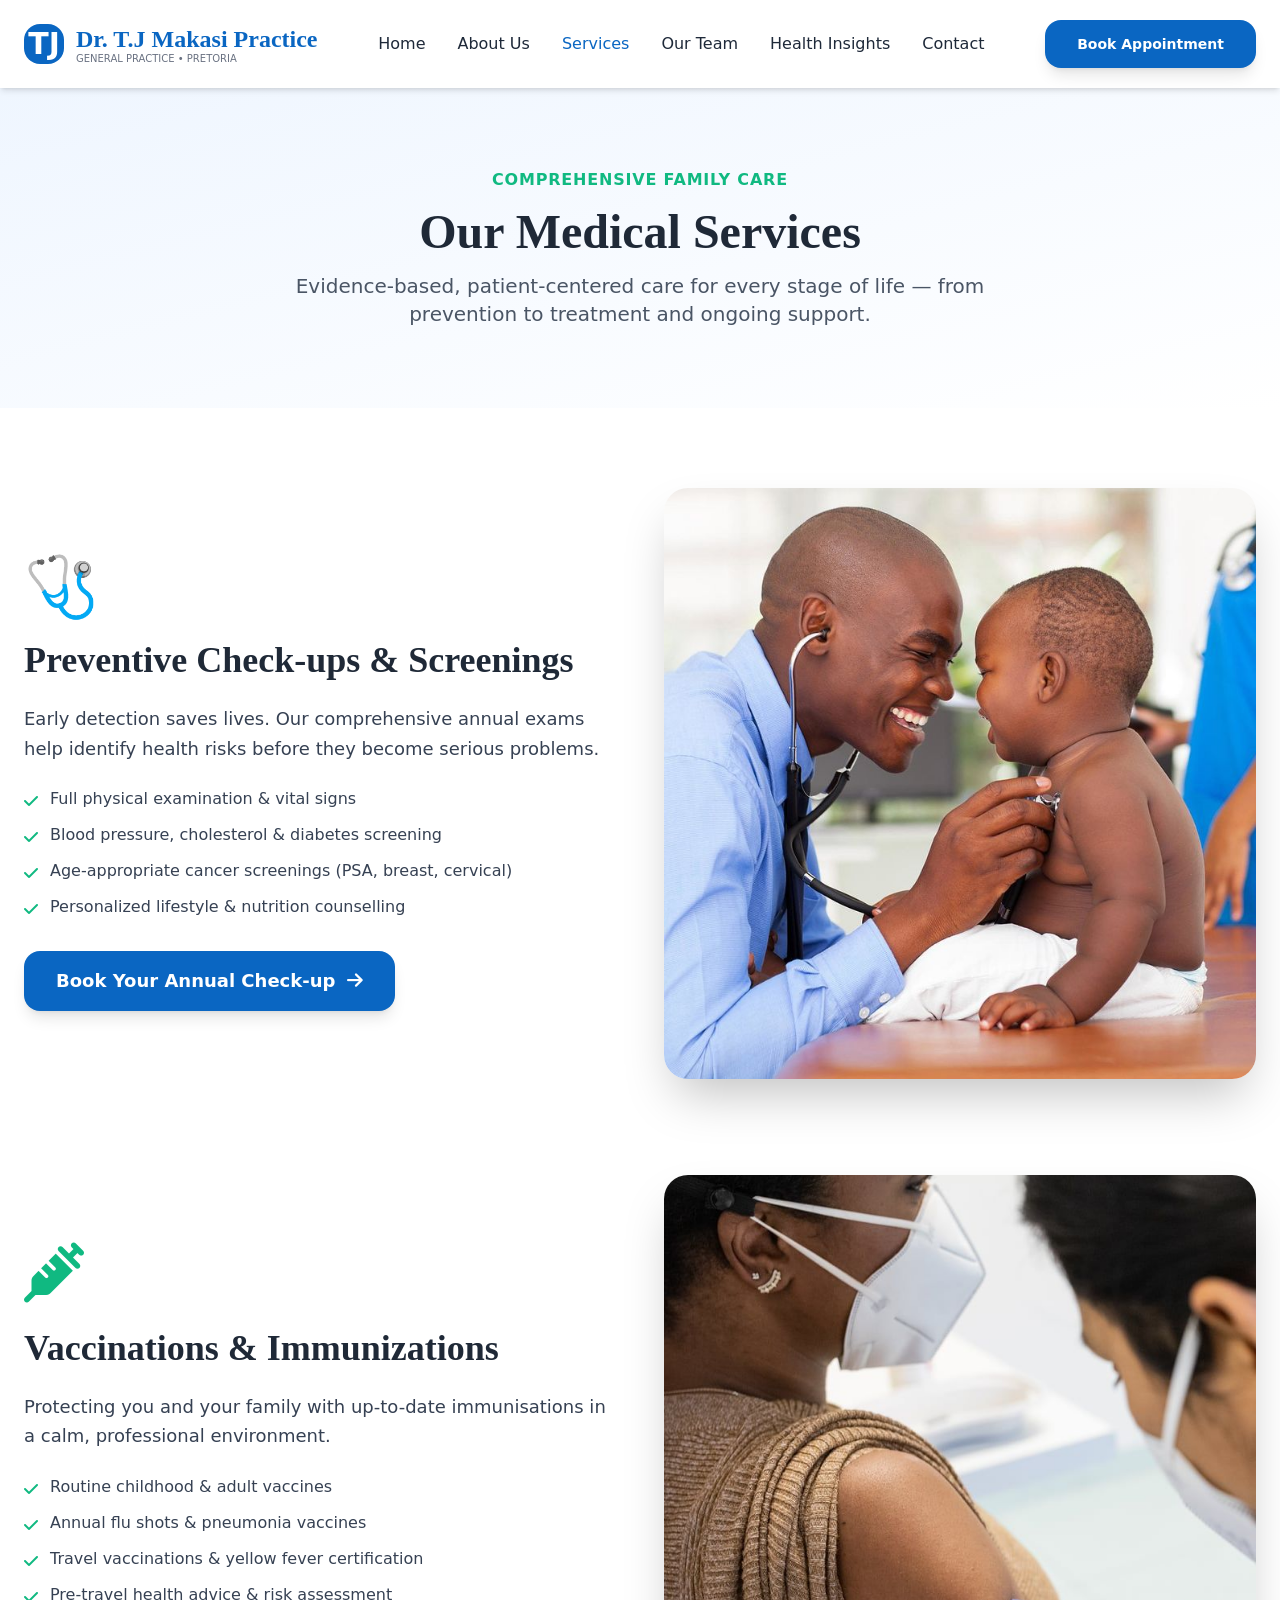
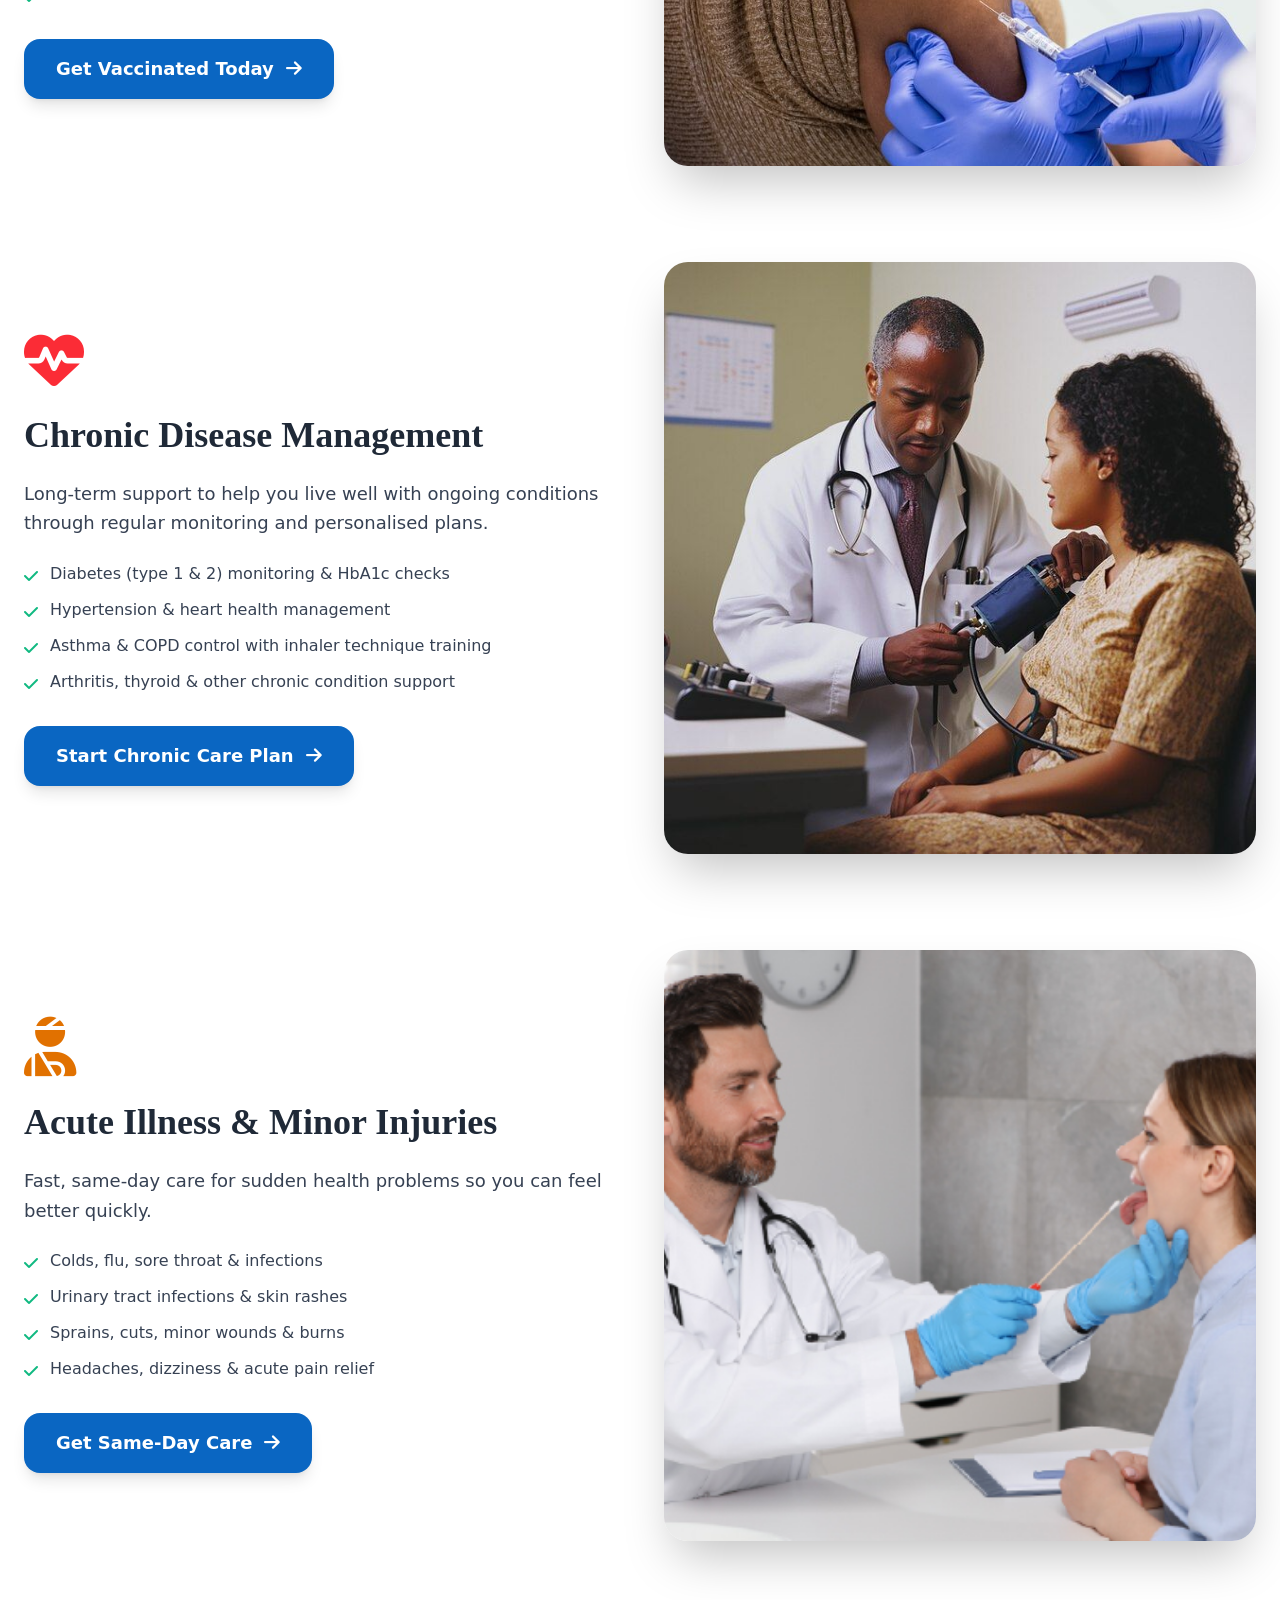
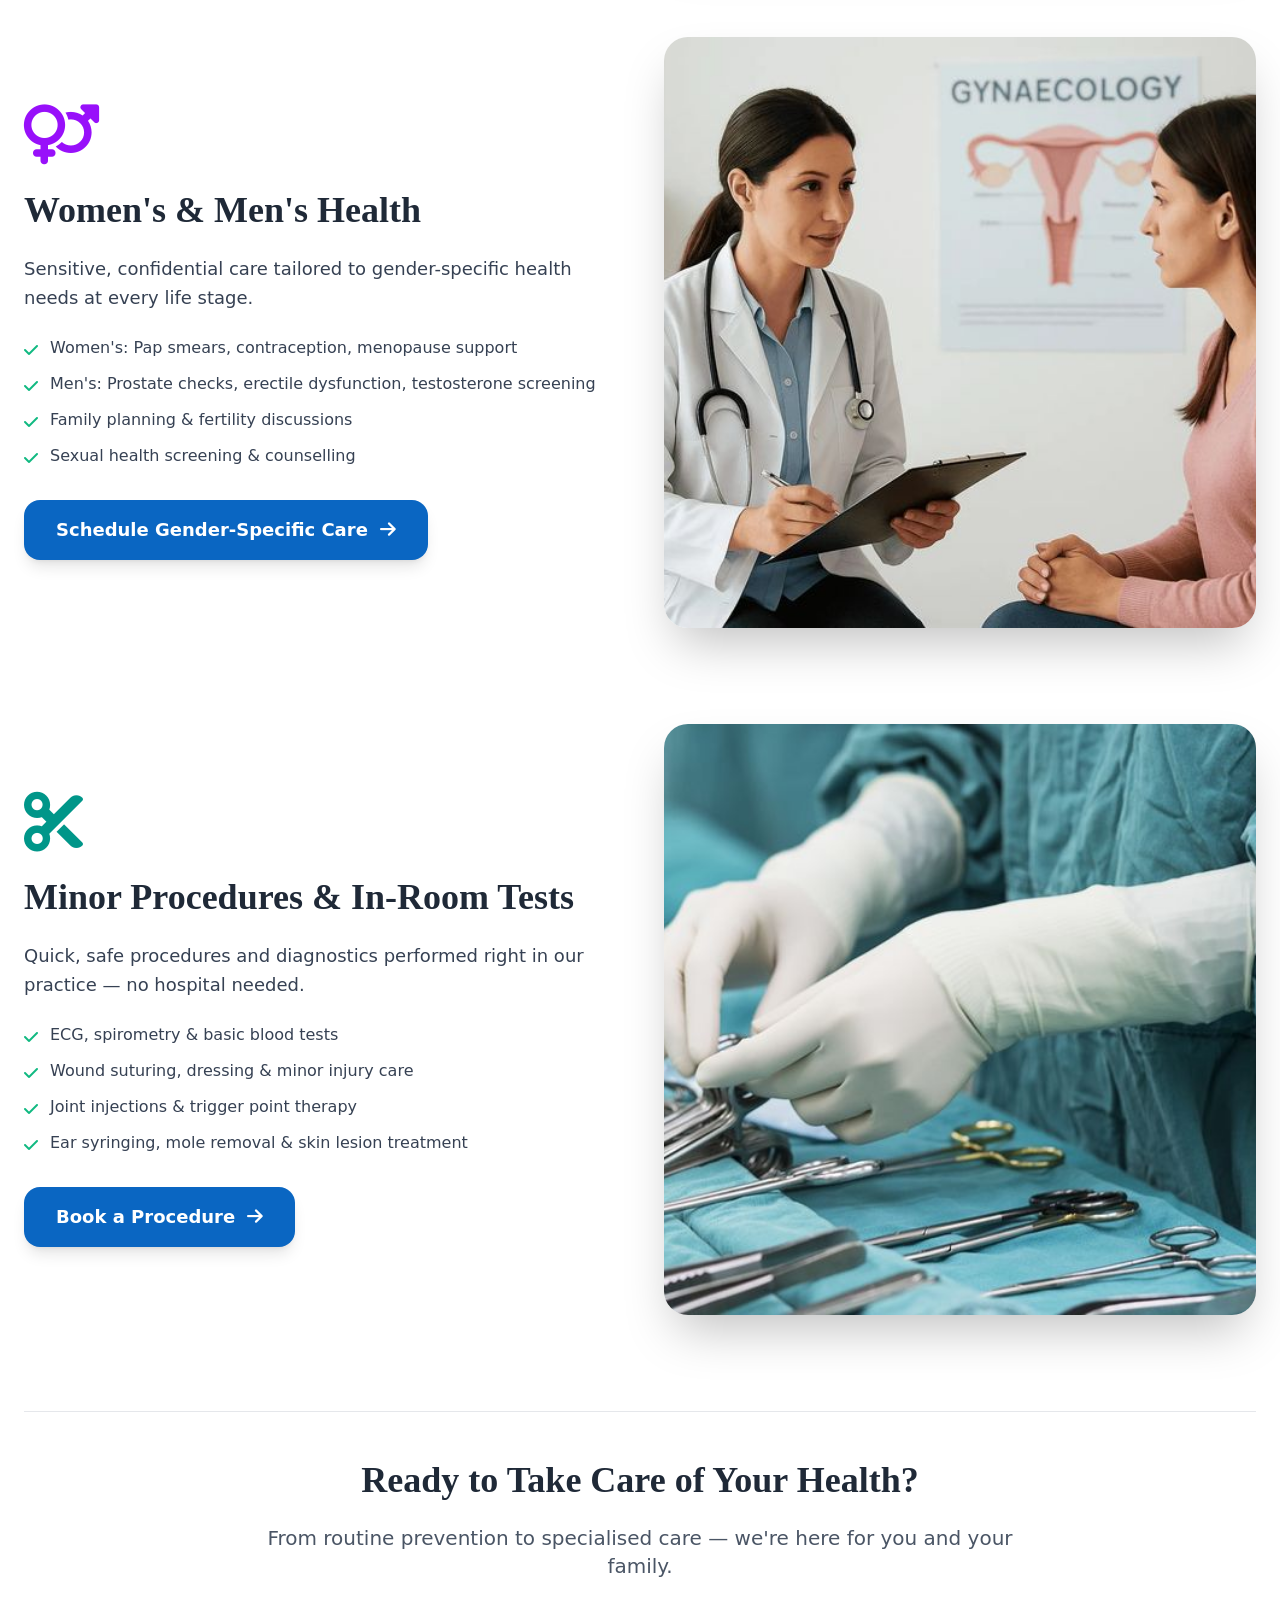
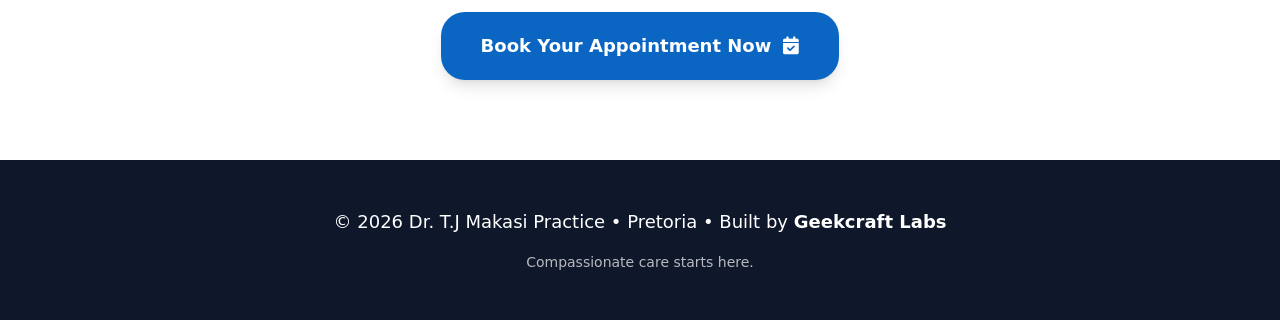
<file: services.html>
<!DOCTYPE html>
<html lang="en">
<head>
    <meta charset="UTF-8">
    <meta name="viewport" content="width=device-width, initial-scale=1.0">
    <meta name="description" content="Comprehensive medical services at Dr. T.J Makasi Practice in Pretoria: preventive check-ups, vaccinations, chronic disease management, acute care, women's & men's health, minor procedures.">
    <title>Our Services | Dr. T.J Makasi Practice | Pretoria</title>
    
    <!-- Icons -->
    <link rel="stylesheet" href="https://cdnjs.cloudflare.com/ajax/libs/font-awesome/6.6.0/css/all.min.css">
    
    <!-- Favicon -->
    <link rel="icon" href="https://via.placeholder.com/32x32/0A66C2/ffffff?text=TJ" type="image/x-icon">

    <!-- Tailwind compiled output -->
    <link rel="stylesheet" href="assets/css/output.css">
</head>
<body class="text-gray-800 overflow-x-hidden bg-gray-50">

    <!-- NAVBAR -->
    <nav class="bg-white shadow-md sticky top-0 z-50">
        <div class="max-w-7xl mx-auto px-6 py-5 flex justify-between items-center">
            <div class="flex items-center gap-3">
                <div class="w-10 h-10 bg-[var(--primary)] rounded-2xl flex items-center justify-center text-white text-3xl font-bold">TJ</div>
                <div>
                    <span class="heading-font text-2xl font-bold text-[var(--primary)]">Dr. T.J Makasi Practice</span>
                    <p class="text-[10px] text-gray-500 -mt-1">GENERAL PRACTICE • PRETORIA</p>
                </div>
            </div>

            <div class="hidden md:flex items-center gap-8 text-sm font-medium">
                <a href="index.html" class="nav-link hover:text-[var(--primary)]">Home</a>
                <a href="about.html" class="nav-link hover:text-[var(--primary)]">About Us</a>
                <a href="services.html" class="nav-link active text-[var(--primary)]">Services</a>
                <a href="team.html" class="nav-link hover:text-[var(--primary)]">Our Team</a>
                <a href="blog.html" class="nav-link hover:text-[var(--primary)]">Health Insights</a>
                <a href="contact.html" class="nav-link hover:text-[var(--primary)]">Contact</a>
            </div>

            <a href="contact.html" class="hidden md:block btn-primary px-8 py-3.5 rounded-2xl text-sm font-semibold transition-all shadow-lg">
                Book Appointment
            </a>

            <button id="mobile-menu-btn" class="md:hidden text-3xl text-gray-700">
                <i class="fa-solid fa-bars"></i>
            </button>
        </div>
        
        <div id="mobile-menu" class="hidden md:hidden bg-white border-t py-6 px-6">
            <div class="flex flex-col gap-6 text-base font-medium">
                <a href="index.html">Home</a>
                <a href="about.html">About Us</a>
                <a href="services.html" class="active">Services</a>
                <a href="team.html">Our Team</a>
                <a href="blog.html">Health Insights</a>
                <a href="contact.html">Contact</a>
                <a href="contact.html" class="btn-primary text-center py-4 rounded-2xl text-white font-semibold">Book Appointment</a>
            </div>
        </div>
    </nav>

    <!-- PAGE HEADER -->
    <section class="bg-gradient-to-br from-blue-50 to-white py-16 md:py-20">
        <div class="max-w-7xl mx-auto px-6 text-center">
            <span class="text-[var(--secondary)] font-semibold tracking-wider uppercase">Comprehensive Family Care</span>
            <h1 class="heading-font text-4xl md:text-5xl font-bold mt-4 text-[var(--dark)]">
                Our Medical Services
            </h1>
            <p class="text-xl text-gray-600 mt-4 max-w-3xl mx-auto">
                Evidence-based, patient-centered care for every stage of life — from prevention to treatment and ongoing support.
            </p>
        </div>
    </section>

    <!-- SERVICES GRID -->
    <section class="py-16 md:py-20 bg-white">
        <div class="max-w-7xl mx-auto px-6 space-y-24">

            <!-- 1. Preventive Check-ups & Screenings -->
            <div class="grid md:grid-cols-2 gap-12 items-center">
                <div>
                    <div class="text-6xl mb-6 text-[var(--primary)]">🩺</div>
                    <h2 class="heading-font text-3xl md:text-4xl font-bold text-[var(--dark)] mb-6">
                        Preventive Check-ups & Screenings
                    </h2>
                    <p class="text-lg text-gray-700 mb-6 leading-relaxed">
                        Early detection saves lives. Our comprehensive annual exams help identify health risks before they become serious problems.
                    </p>
                    <ul class="space-y-3 text-gray-700 mb-8">
                        <li class="flex items-start gap-3"><i class="fa-solid fa-check text-[var(--secondary)] mt-1.5"></i> Full physical examination & vital signs</li>
                        <li class="flex items-start gap-3"><i class="fa-solid fa-check text-[var(--secondary)] mt-1.5"></i> Blood pressure, cholesterol & diabetes screening</li>
                        <li class="flex items-start gap-3"><i class="fa-solid fa-check text-[var(--secondary)] mt-1.5"></i> Age-appropriate cancer screenings (PSA, breast, cervical)</li>
                        <li class="flex items-start gap-3"><i class="fa-solid fa-check text-[var(--secondary)] mt-1.5"></i> Personalized lifestyle & nutrition counselling</li>
                    </ul>
                    <a href="contact.html" class="inline-flex items-center gap-3 bg-(--primary) text-white px-8 py-4 rounded-2xl text-lg font-semibold hover:bg-blue-700 transition-all shadow-lg">
                        Book Your Annual Check-up <i class="fa-solid fa-arrow-right"></i>
                    </a>
                </div>
                <div class="relative w-full aspect-[737/736] overflow-hidden rounded-3xl shadow-2xl">
                    <img 
                        src="assets/images/Check Ups.jpg" 
                        alt="Preventive Check-ups & Screenings" 
                        class="absolute inset-0 w-full h-full object-cover object-center"
                        loading="lazy"
                    >
                </div>
            </div>

            <!-- 2. Vaccinations & Immunizations -->
            <div class="grid md:grid-cols-2 gap-12 items-center">
                <div class="order-2 md:order-1">
                    <div class="text-6xl mb-6 text-[var(--secondary)]"><i class="fa-solid fa-syringe"></i></div>
                    <h2 class="heading-font text-3xl md:text-4xl font-bold text-[var(--dark)] mb-6">
                        Vaccinations & Immunizations
                    </h2>
                    <p class="text-lg text-gray-700 mb-6 leading-relaxed">
                        Protecting you and your family with up-to-date immunisations in a calm, professional environment.
                    </p>
                    <ul class="space-y-3 text-gray-700 mb-8">
                        <li class="flex items-start gap-3"><i class="fa-solid fa-check text-[var(--secondary)] mt-1.5"></i> Routine childhood & adult vaccines</li>
                        <li class="flex items-start gap-3"><i class="fa-solid fa-check text-[var(--secondary)] mt-1.5"></i> Annual flu shots & pneumonia vaccines</li>
                        <li class="flex items-start gap-3"><i class="fa-solid fa-check text-[var(--secondary)] mt-1.5"></i> Travel vaccinations & yellow fever certification</li>
                        <li class="flex items-start gap-3"><i class="fa-solid fa-check text-[var(--secondary)] mt-1.5"></i> Pre-travel health advice & risk assessment</li>
                    </ul>
                    <a href="contact.html" class="inline-flex items-center gap-3 bg-(--primary) text-white px-8 py-4 rounded-2xl text-lg font-semibold hover:bg-blue-700 transition-all shadow-lg">
                        Get Vaccinated Today <i class="fa-solid fa-arrow-right"></i>
                    </a>
                </div>
                <div class="order-1 md:order-2 relative w-full aspect-[737/736] overflow-hidden rounded-3xl shadow-2xl">
                    <img 
                        src="assets/images/Vaccination.jpg" 
                        alt="Vaccinations & Immunizations" 
                        class="absolute inset-0 w-full h-full object-cover object-center"
                        loading="lazy"
                    >
                </div>
            </div>

            <!-- 3. Chronic Disease Management -->
            <div class="grid md:grid-cols-2 gap-12 items-center">
                <div>
                    <div class="text-6xl mb-6 text-red-500"><i class="fa-solid fa-heart-pulse"></i></div>
                    <h2 class="heading-font text-3xl md:text-4xl font-bold text-[var(--dark)] mb-6">
                        Chronic Disease Management
                    </h2>
                    <p class="text-lg text-gray-700 mb-6 leading-relaxed">
                        Long-term support to help you live well with ongoing conditions through regular monitoring and personalised plans.
                    </p>
                    <ul class="space-y-3 text-gray-700 mb-8">
                        <li class="flex items-start gap-3"><i class="fa-solid fa-check text-[var(--secondary)] mt-1.5"></i> Diabetes (type 1 & 2) monitoring & HbA1c checks</li>
                        <li class="flex items-start gap-3"><i class="fa-solid fa-check text-[var(--secondary)] mt-1.5"></i> Hypertension & heart health management</li>
                        <li class="flex items-start gap-3"><i class="fa-solid fa-check text-[var(--secondary)] mt-1.5"></i> Asthma & COPD control with inhaler technique training</li>
                        <li class="flex items-start gap-3"><i class="fa-solid fa-check text-[var(--secondary)] mt-1.5"></i> Arthritis, thyroid & other chronic condition support</li>
                    </ul>
                    <a href="contact.html" class="inline-flex items-center gap-3 bg-(--primary) text-white px-8 py-4 rounded-2xl text-lg font-semibold hover:bg-blue-700 transition-all shadow-lg">
                        Start Chronic Care Plan <i class="fa-solid fa-arrow-right"></i>
                    </a>
                </div>
                <div class="relative w-full aspect-[737/736] overflow-hidden rounded-3xl shadow-2xl">
                    <img 
                        src="assets/images/Chronic.jpg" 
                        alt="Chronic Disease Management" 
                        class="absolute inset-0 w-full h-full object-cover object-center"
                        loading="lazy"
                    >
                </div>
            </div>

            <!-- 4. Acute Illness & Minor Injuries -->
            <div class="grid md:grid-cols-2 gap-12 items-center">
                <div class="order-2 md:order-1">
                    <div class="text-6xl mb-6 text-amber-600"><i class="fa-solid fa-user-injured"></i></div>
                    <h2 class="heading-font text-3xl md:text-4xl font-bold text-[var(--dark)] mb-6">
                        Acute Illness & Minor Injuries
                    </h2>
                    <p class="text-lg text-gray-700 mb-6 leading-relaxed">
                        Fast, same-day care for sudden health problems so you can feel better quickly.
                    </p>
                    <ul class="space-y-3 text-gray-700 mb-8">
                        <li class="flex items-start gap-3"><i class="fa-solid fa-check text-[var(--secondary)] mt-1.5"></i> Colds, flu, sore throat & infections</li>
                        <li class="flex items-start gap-3"><i class="fa-solid fa-check text-[var(--secondary)] mt-1.5"></i> Urinary tract infections & skin rashes</li>
                        <li class="flex items-start gap-3"><i class="fa-solid fa-check text-[var(--secondary)] mt-1.5"></i> Sprains, cuts, minor wounds & burns</li>
                        <li class="flex items-start gap-3"><i class="fa-solid fa-check text-[var(--secondary)] mt-1.5"></i> Headaches, dizziness & acute pain relief</li>
                    </ul>
                    <a href="contact.html" class="inline-flex items-center gap-3 bg-(--primary) text-white px-8 py-4 rounded-2xl text-lg font-semibold hover:bg-blue-700 transition-all shadow-lg">
                        Get Same-Day Care <i class="fa-solid fa-arrow-right"></i>
                    </a>
                </div>
                <div class="order-1 md:order-2 relative w-full aspect-[737/736] overflow-hidden rounded-3xl shadow-2xl">
                    <img 
                        src="assets/images/Accute.jpg" 
                        alt="Acute Illness & Minor Injuries" 
                        class="absolute inset-0 w-full h-full object-cover object-center"
                        loading="lazy"
                    >
                </div>
            </div>

            <!-- 5. Women's & Men's Health -->
            <div class="grid md:grid-cols-2 gap-12 items-center">
                <div>
                    <div class="text-6xl mb-6 text-purple-600"><i class="fa-solid fa-venus-mars"></i></div>
                    <h2 class="heading-font text-3xl md:text-4xl font-bold text-[var(--dark)] mb-6">
                        Women's & Men's Health
                    </h2>
                    <p class="text-lg text-gray-700 mb-6 leading-relaxed">
                        Sensitive, confidential care tailored to gender-specific health needs at every life stage.
                    </p>
                    <ul class="space-y-3 text-gray-700 mb-8">
                        <li class="flex items-start gap-3"><i class="fa-solid fa-check text-[var(--secondary)] mt-1.5"></i> Women's: Pap smears, contraception, menopause support</li>
                        <li class="flex items-start gap-3"><i class="fa-solid fa-check text-[var(--secondary)] mt-1.5"></i> Men's: Prostate checks, erectile dysfunction, testosterone screening</li>
                        <li class="flex items-start gap-3"><i class="fa-solid fa-check text-[var(--secondary)] mt-1.5"></i> Family planning & fertility discussions</li>
                        <li class="flex items-start gap-3"><i class="fa-solid fa-check text-[var(--secondary)] mt-1.5"></i> Sexual health screening & counselling</li>
                    </ul>
                    <a href="contact.html" class="inline-flex items-center gap-3 bg-(--primary) text-white px-8 py-4 rounded-2xl text-lg font-semibold hover:bg-blue-700 transition-all shadow-lg">
                        Schedule Gender-Specific Care <i class="fa-solid fa-arrow-right"></i>
                    </a>
                </div>
                <div class="relative w-full aspect-[737/736] overflow-hidden rounded-3xl shadow-2xl">
                    <img 
                        src="assets/images/Gyna.jpg" 
                        alt="Women's & Men's Health" 
                        class="absolute inset-0 w-full h-full object-cover object-center"
                        loading="lazy"
                    >
                </div>
            </div>

            <!-- 6. Minor Procedures & Tests -->
            <div class="grid md:grid-cols-2 gap-12 items-center">
                <div class="order-2 md:order-1">
                    <div class="text-6xl mb-6 text-teal-600"><i class="fa-solid fa-scissors"></i></div>
                    <h2 class="heading-font text-3xl md:text-4xl font-bold text-[var(--dark)] mb-6">
                        Minor Procedures & In-Room Tests
                    </h2>
                    <p class="text-lg text-gray-700 mb-6 leading-relaxed">
                        Quick, safe procedures and diagnostics performed right in our practice — no hospital needed.
                    </p>
                    <ul class="space-y-3 text-gray-700 mb-8">
                        <li class="flex items-start gap-3"><i class="fa-solid fa-check text-[var(--secondary)] mt-1.5"></i> ECG, spirometry & basic blood tests</li>
                        <li class="flex items-start gap-3"><i class="fa-solid fa-check text-[var(--secondary)] mt-1.5"></i> Wound suturing, dressing & minor injury care</li>
                        <li class="flex items-start gap-3"><i class="fa-solid fa-check text-[var(--secondary)] mt-1.5"></i> Joint injections & trigger point therapy</li>
                        <li class="flex items-start gap-3"><i class="fa-solid fa-check text-[var(--secondary)] mt-1.5"></i> Ear syringing, mole removal & skin lesion treatment</li>
                    </ul>
                    <a href="contact.html" class="inline-flex items-center gap-3 bg-(--primary) text-white px-8 py-4 rounded-2xl text-lg font-semibold hover:bg-blue-700 transition-all shadow-lg">
                        Book a Procedure <i class="fa-solid fa-arrow-right"></i>
                    </a>
                </div>
                <div class="order-1 md:order-2 relative w-full aspect-[737/736] overflow-hidden rounded-3xl shadow-2xl">
                    <img 
                        src="assets/images/surgey.jpg" 
                        alt="Minor Procedures & Tests" 
                        class="absolute inset-0 w-full h-full object-cover object-center"
                        loading="lazy"
                    >
                </div>
            </div>

            <!-- FINAL CTA -->
            <div class="text-center mt-16 pt-12 border-t border-gray-200">
                <h3 class="heading-font text-3xl md:text-4xl font-bold text-[var(--dark)] mb-6">
                    Ready to Take Care of Your Health?
                </h3>
                <p class="text-xl text-gray-600 mb-8 max-w-3xl mx-auto">
                    From routine prevention to specialised care — we're here for you and your family.
                </p>
                <a href="contact.html" class="inline-flex items-center gap-3 bg-(--primary) text-white px-10 py-5 rounded-3xl text-lg font-semibold hover:bg-blue-700 transition-all shadow-lg">
                    Book Your Appointment Now <i class="fa-solid fa-calendar-check"></i>
                </a>
            </div>
        </div>
    </section>

    <!-- FOOTER -->
    <footer class="bg-[#0F172A] text-white py-12">
        <div class="max-w-7xl mx-auto px-6 text-center">
            <p class="text-lg mb-4">© 2026 Dr. T.J Makasi Practice • Pretoria • Built by <strong>Geekcraft Labs</strong></p>
            <p class="text-sm opacity-70">Compassionate care starts here.</p>
        </div>
    </footer>

    <script>
        const btn = document.getElementById('mobile-menu-btn');
        const menu = document.getElementById('mobile-menu');
        btn.addEventListener('click', () => {
            menu.classList.toggle('hidden');
            const icon = btn.querySelector('i');
            icon.classList.toggle('fa-bars');
            icon.classList.toggle('fa-xmark');
        });
    </script>
</body>
</html>
</file>
<file: assets/css/output.css>
/*! tailwindcss v4.2.2 | MIT License | https://tailwindcss.com */
@layer properties;
@layer theme, base, components, utilities;
@layer theme {
  :root, :host {
    --font-sans: ui-sans-serif, system-ui, sans-serif, 'Apple Color Emoji', 'Segoe UI Emoji', 'Segoe UI Symbol',
    'Noto Color Emoji';
    --font-mono: ui-monospace, SFMono-Regular, Menlo, Monaco, Consolas, 'Liberation Mono', 'Courier New',
    monospace;
    --color-red-500: oklch(63.7% 0.237 25.331);
    --color-red-600: oklch(57.7% 0.245 27.325);
    --color-amber-600: oklch(66.6% 0.179 58.318);
    --color-green-50: oklch(98.2% 0.018 155.826);
    --color-green-100: oklch(96.2% 0.044 156.743);
    --color-green-200: oklch(92.5% 0.084 155.995);
    --color-green-600: oklch(62.7% 0.194 149.214);
    --color-teal-600: oklch(60% 0.118 184.704);
    --color-blue-50: oklch(97% 0.014 254.604);
    --color-blue-100: oklch(93.2% 0.032 255.585);
    --color-blue-200: oklch(88.2% 0.059 254.128);
    --color-blue-600: oklch(54.6% 0.245 262.881);
    --color-blue-700: oklch(48.8% 0.243 264.376);
    --color-purple-50: oklch(97.7% 0.014 308.299);
    --color-purple-100: oklch(94.6% 0.033 307.174);
    --color-purple-200: oklch(90.2% 0.063 306.703);
    --color-purple-600: oklch(55.8% 0.288 302.321);
    --color-gray-50: oklch(98.5% 0.002 247.839);
    --color-gray-100: oklch(96.7% 0.003 264.542);
    --color-gray-200: oklch(92.8% 0.006 264.531);
    --color-gray-300: oklch(87.2% 0.01 258.338);
    --color-gray-500: oklch(55.1% 0.027 264.364);
    --color-gray-600: oklch(44.6% 0.03 256.802);
    --color-gray-700: oklch(37.3% 0.034 259.733);
    --color-gray-800: oklch(27.8% 0.033 256.848);
    --color-black: #000;
    --color-white: #fff;
    --spacing: 0.25rem;
    --container-lg: 32rem;
    --container-3xl: 48rem;
    --container-4xl: 56rem;
    --container-5xl: 64rem;
    --container-7xl: 80rem;
    --text-xs: 0.75rem;
    --text-xs--line-height: calc(1 / 0.75);
    --text-sm: 0.875rem;
    --text-sm--line-height: calc(1.25 / 0.875);
    --text-base: 1rem;
    --text-base--line-height: calc(1.5 / 1);
    --text-lg: 1.125rem;
    --text-lg--line-height: calc(1.75 / 1.125);
    --text-xl: 1.25rem;
    --text-xl--line-height: calc(1.75 / 1.25);
    --text-2xl: 1.5rem;
    --text-2xl--line-height: calc(2 / 1.5);
    --text-3xl: 1.875rem;
    --text-3xl--line-height: calc(2.25 / 1.875);
    --text-4xl: 2.25rem;
    --text-4xl--line-height: calc(2.5 / 2.25);
    --text-5xl: 3rem;
    --text-5xl--line-height: 1;
    --text-6xl: 3.75rem;
    --text-6xl--line-height: 1;
    --text-7xl: 4.5rem;
    --text-7xl--line-height: 1;
    --font-weight-medium: 500;
    --font-weight-semibold: 600;
    --font-weight-bold: 700;
    --tracking-wider: 0.05em;
    --tracking-widest: 0.1em;
    --leading-tight: 1.25;
    --leading-relaxed: 1.625;
    --radius-xl: 0.75rem;
    --radius-2xl: 1rem;
    --radius-3xl: 1.5rem;
    --ease-in-out: cubic-bezier(0.4, 0, 0.2, 1);
    --default-transition-duration: 150ms;
    --default-transition-timing-function: cubic-bezier(0.4, 0, 0.2, 1);
    --default-font-family: var(--font-sans);
    --default-mono-font-family: var(--font-mono);
  }
}
@layer base {
  *, ::after, ::before, ::backdrop, ::file-selector-button {
    box-sizing: border-box;
    margin: 0;
    padding: 0;
    border: 0 solid;
  }
  html, :host {
    line-height: 1.5;
    -webkit-text-size-adjust: 100%;
    tab-size: 4;
    font-family: var(--default-font-family, ui-sans-serif, system-ui, sans-serif, 'Apple Color Emoji', 'Segoe UI Emoji', 'Segoe UI Symbol', 'Noto Color Emoji');
    font-feature-settings: var(--default-font-feature-settings, normal);
    font-variation-settings: var(--default-font-variation-settings, normal);
    -webkit-tap-highlight-color: transparent;
  }
  hr {
    height: 0;
    color: inherit;
    border-top-width: 1px;
  }
  abbr:where([title]) {
    -webkit-text-decoration: underline dotted;
    text-decoration: underline dotted;
  }
  h1, h2, h3, h4, h5, h6 {
    font-size: inherit;
    font-weight: inherit;
  }
  a {
    color: inherit;
    -webkit-text-decoration: inherit;
    text-decoration: inherit;
  }
  b, strong {
    font-weight: bolder;
  }
  code, kbd, samp, pre {
    font-family: var(--default-mono-font-family, ui-monospace, SFMono-Regular, Menlo, Monaco, Consolas, 'Liberation Mono', 'Courier New', monospace);
    font-feature-settings: var(--default-mono-font-feature-settings, normal);
    font-variation-settings: var(--default-mono-font-variation-settings, normal);
    font-size: 1em;
  }
  small {
    font-size: 80%;
  }
  sub, sup {
    font-size: 75%;
    line-height: 0;
    position: relative;
    vertical-align: baseline;
  }
  sub {
    bottom: -0.25em;
  }
  sup {
    top: -0.5em;
  }
  table {
    text-indent: 0;
    border-color: inherit;
    border-collapse: collapse;
  }
  :-moz-focusring {
    outline: auto;
  }
  progress {
    vertical-align: baseline;
  }
  summary {
    display: list-item;
  }
  ol, ul, menu {
    list-style: none;
  }
  img, svg, video, canvas, audio, iframe, embed, object {
    display: block;
    vertical-align: middle;
  }
  img, video {
    max-width: 100%;
    height: auto;
  }
  button, input, select, optgroup, textarea, ::file-selector-button {
    font: inherit;
    font-feature-settings: inherit;
    font-variation-settings: inherit;
    letter-spacing: inherit;
    color: inherit;
    border-radius: 0;
    background-color: transparent;
    opacity: 1;
  }
  :where(select:is([multiple], [size])) optgroup {
    font-weight: bolder;
  }
  :where(select:is([multiple], [size])) optgroup option {
    padding-inline-start: 20px;
  }
  ::file-selector-button {
    margin-inline-end: 4px;
  }
  ::placeholder {
    opacity: 1;
  }
  @supports (not (-webkit-appearance: -apple-pay-button))  or (contain-intrinsic-size: 1px) {
    ::placeholder {
      color: currentcolor;
      @supports (color: color-mix(in lab, red, red)) {
        color: color-mix(in oklab, currentcolor 50%, transparent);
      }
    }
  }
  textarea {
    resize: vertical;
  }
  ::-webkit-search-decoration {
    -webkit-appearance: none;
  }
  ::-webkit-date-and-time-value {
    min-height: 1lh;
    text-align: inherit;
  }
  ::-webkit-datetime-edit {
    display: inline-flex;
  }
  ::-webkit-datetime-edit-fields-wrapper {
    padding: 0;
  }
  ::-webkit-datetime-edit, ::-webkit-datetime-edit-year-field, ::-webkit-datetime-edit-month-field, ::-webkit-datetime-edit-day-field, ::-webkit-datetime-edit-hour-field, ::-webkit-datetime-edit-minute-field, ::-webkit-datetime-edit-second-field, ::-webkit-datetime-edit-millisecond-field, ::-webkit-datetime-edit-meridiem-field {
    padding-block: 0;
  }
  ::-webkit-calendar-picker-indicator {
    line-height: 1;
  }
  :-moz-ui-invalid {
    box-shadow: none;
  }
  button, input:where([type='button'], [type='reset'], [type='submit']), ::file-selector-button {
    appearance: button;
  }
  ::-webkit-inner-spin-button, ::-webkit-outer-spin-button {
    height: auto;
  }
  [hidden]:where(:not([hidden='until-found'])) {
    display: none !important;
  }
}
@layer utilities {
  .absolute {
    position: absolute;
  }
  .relative {
    position: relative;
  }
  .sticky {
    position: sticky;
  }
  .inset-0 {
    inset: calc(var(--spacing) * 0);
  }
  .top-0 {
    top: calc(var(--spacing) * 0);
  }
  .top-4 {
    top: calc(var(--spacing) * 4);
  }
  .-right-6 {
    right: calc(var(--spacing) * -6);
  }
  .right-0 {
    right: calc(var(--spacing) * 0);
  }
  .-bottom-6 {
    bottom: calc(var(--spacing) * -6);
  }
  .bottom-0 {
    bottom: calc(var(--spacing) * 0);
  }
  .left-0 {
    left: calc(var(--spacing) * 0);
  }
  .left-4 {
    left: calc(var(--spacing) * 4);
  }
  .z-50 {
    z-index: 50;
  }
  .order-1 {
    order: 1;
  }
  .order-2 {
    order: 2;
  }
  .mx-auto {
    margin-inline: auto;
  }
  .-mt-1 {
    margin-top: calc(var(--spacing) * -1);
  }
  .mt-1\.5 {
    margin-top: calc(var(--spacing) * 1.5);
  }
  .mt-4 {
    margin-top: calc(var(--spacing) * 4);
  }
  .mt-6 {
    margin-top: calc(var(--spacing) * 6);
  }
  .mt-8 {
    margin-top: calc(var(--spacing) * 8);
  }
  .mt-12 {
    margin-top: calc(var(--spacing) * 12);
  }
  .mt-16 {
    margin-top: calc(var(--spacing) * 16);
  }
  .mr-2 {
    margin-right: calc(var(--spacing) * 2);
  }
  .mb-2 {
    margin-bottom: calc(var(--spacing) * 2);
  }
  .mb-4 {
    margin-bottom: calc(var(--spacing) * 4);
  }
  .mb-6 {
    margin-bottom: calc(var(--spacing) * 6);
  }
  .mb-8 {
    margin-bottom: calc(var(--spacing) * 8);
  }
  .mb-10 {
    margin-bottom: calc(var(--spacing) * 10);
  }
  .mb-12 {
    margin-bottom: calc(var(--spacing) * 12);
  }
  .mb-16 {
    margin-bottom: calc(var(--spacing) * 16);
  }
  .line-clamp-2 {
    overflow: hidden;
    display: -webkit-box;
    -webkit-box-orient: vertical;
    -webkit-line-clamp: 2;
  }
  .line-clamp-3 {
    overflow: hidden;
    display: -webkit-box;
    -webkit-box-orient: vertical;
    -webkit-line-clamp: 3;
  }
  .block {
    display: block;
  }
  .flex {
    display: flex;
  }
  .grid {
    display: grid;
  }
  .hidden {
    display: none;
  }
  .inline-block {
    display: inline-block;
  }
  .inline-flex {
    display: inline-flex;
  }
  .aspect-\[4\/3\] {
    aspect-ratio: 4/3;
  }
  .aspect-\[737\/736\] {
    aspect-ratio: 737/736;
  }
  .h-10 {
    height: calc(var(--spacing) * 10);
  }
  .h-56 {
    height: calc(var(--spacing) * 56);
  }
  .h-96 {
    height: calc(var(--spacing) * 96);
  }
  .h-\[90vh\] {
    height: 90vh;
  }
  .h-full {
    height: 100%;
  }
  .w-10 {
    width: calc(var(--spacing) * 10);
  }
  .w-full {
    width: 100%;
  }
  .max-w-3xl {
    max-width: var(--container-3xl);
  }
  .max-w-4xl {
    max-width: var(--container-4xl);
  }
  .max-w-5xl {
    max-width: var(--container-5xl);
  }
  .max-w-7xl {
    max-width: var(--container-7xl);
  }
  .max-w-lg {
    max-width: var(--container-lg);
  }
  .grid-cols-1 {
    grid-template-columns: repeat(1, minmax(0, 1fr));
  }
  .flex-col {
    flex-direction: column;
  }
  .items-center {
    align-items: center;
  }
  .items-start {
    align-items: flex-start;
  }
  .justify-between {
    justify-content: space-between;
  }
  .justify-center {
    justify-content: center;
  }
  .gap-3 {
    gap: calc(var(--spacing) * 3);
  }
  .gap-4 {
    gap: calc(var(--spacing) * 4);
  }
  .gap-5 {
    gap: calc(var(--spacing) * 5);
  }
  .gap-6 {
    gap: calc(var(--spacing) * 6);
  }
  .gap-8 {
    gap: calc(var(--spacing) * 8);
  }
  .gap-10 {
    gap: calc(var(--spacing) * 10);
  }
  .gap-12 {
    gap: calc(var(--spacing) * 12);
  }
  .space-y-2 {
    :where(& > :not(:last-child)) {
      --tw-space-y-reverse: 0;
      margin-block-start: calc(calc(var(--spacing) * 2) * var(--tw-space-y-reverse));
      margin-block-end: calc(calc(var(--spacing) * 2) * calc(1 - var(--tw-space-y-reverse)));
    }
  }
  .space-y-3 {
    :where(& > :not(:last-child)) {
      --tw-space-y-reverse: 0;
      margin-block-start: calc(calc(var(--spacing) * 3) * var(--tw-space-y-reverse));
      margin-block-end: calc(calc(var(--spacing) * 3) * calc(1 - var(--tw-space-y-reverse)));
    }
  }
  .space-y-5 {
    :where(& > :not(:last-child)) {
      --tw-space-y-reverse: 0;
      margin-block-start: calc(calc(var(--spacing) * 5) * var(--tw-space-y-reverse));
      margin-block-end: calc(calc(var(--spacing) * 5) * calc(1 - var(--tw-space-y-reverse)));
    }
  }
  .space-y-6 {
    :where(& > :not(:last-child)) {
      --tw-space-y-reverse: 0;
      margin-block-start: calc(calc(var(--spacing) * 6) * var(--tw-space-y-reverse));
      margin-block-end: calc(calc(var(--spacing) * 6) * calc(1 - var(--tw-space-y-reverse)));
    }
  }
  .space-y-10 {
    :where(& > :not(:last-child)) {
      --tw-space-y-reverse: 0;
      margin-block-start: calc(calc(var(--spacing) * 10) * var(--tw-space-y-reverse));
      margin-block-end: calc(calc(var(--spacing) * 10) * calc(1 - var(--tw-space-y-reverse)));
    }
  }
  .space-y-24 {
    :where(& > :not(:last-child)) {
      --tw-space-y-reverse: 0;
      margin-block-start: calc(calc(var(--spacing) * 24) * var(--tw-space-y-reverse));
      margin-block-end: calc(calc(var(--spacing) * 24) * calc(1 - var(--tw-space-y-reverse)));
    }
  }
  .overflow-hidden {
    overflow: hidden;
  }
  .overflow-x-hidden {
    overflow-x: hidden;
  }
  .rounded-2xl {
    border-radius: var(--radius-2xl);
  }
  .rounded-3xl {
    border-radius: var(--radius-3xl);
  }
  .rounded-full {
    border-radius: calc(infinity * 1px);
  }
  .rounded-xl {
    border-radius: var(--radius-xl);
  }
  .border {
    border-style: var(--tw-border-style);
    border-width: 1px;
  }
  .border-t {
    border-top-style: var(--tw-border-style);
    border-top-width: 1px;
  }
  .border-l-4 {
    border-left-style: var(--tw-border-style);
    border-left-width: 4px;
  }
  .border-\[var\(--primary\)\] {
    border-color: var(--primary);
  }
  .border-blue-200 {
    border-color: var(--color-blue-200);
  }
  .border-gray-100 {
    border-color: var(--color-gray-100);
  }
  .border-gray-200 {
    border-color: var(--color-gray-200);
  }
  .border-gray-300 {
    border-color: var(--color-gray-300);
  }
  .border-green-200 {
    border-color: var(--color-green-200);
  }
  .border-purple-200 {
    border-color: var(--color-purple-200);
  }
  .bg-\(--primary\) {
    background-color: var(--primary);
  }
  .bg-\[\#0F172A\] {
    background-color: #0F172A;
  }
  .bg-\[var\(--primary\)\] {
    background-color: var(--primary);
  }
  .bg-\[var\(--secondary\)\] {
    background-color: var(--secondary);
  }
  .bg-blue-50 {
    background-color: var(--color-blue-50);
  }
  .bg-blue-600 {
    background-color: var(--color-blue-600);
  }
  .bg-gray-50 {
    background-color: var(--color-gray-50);
  }
  .bg-gray-200 {
    background-color: var(--color-gray-200);
  }
  .bg-green-50 {
    background-color: var(--color-green-50);
  }
  .bg-purple-50 {
    background-color: var(--color-purple-50);
  }
  .bg-purple-600 {
    background-color: var(--color-purple-600);
  }
  .bg-red-600 {
    background-color: var(--color-red-600);
  }
  .bg-white {
    background-color: var(--color-white);
  }
  .bg-gradient-to-br {
    --tw-gradient-position: to bottom right in oklab;
    background-image: linear-gradient(var(--tw-gradient-stops));
  }
  .bg-gradient-to-t {
    --tw-gradient-position: to top in oklab;
    background-image: linear-gradient(var(--tw-gradient-stops));
  }
  .from-black\/50 {
    --tw-gradient-from: color-mix(in srgb, #000 50%, transparent);
    @supports (color: color-mix(in lab, red, red)) {
      --tw-gradient-from: color-mix(in oklab, var(--color-black) 50%, transparent);
    }
    --tw-gradient-stops: var(--tw-gradient-via-stops, var(--tw-gradient-position), var(--tw-gradient-from) var(--tw-gradient-from-position), var(--tw-gradient-to) var(--tw-gradient-to-position));
  }
  .from-black\/70 {
    --tw-gradient-from: color-mix(in srgb, #000 70%, transparent);
    @supports (color: color-mix(in lab, red, red)) {
      --tw-gradient-from: color-mix(in oklab, var(--color-black) 70%, transparent);
    }
    --tw-gradient-stops: var(--tw-gradient-via-stops, var(--tw-gradient-position), var(--tw-gradient-from) var(--tw-gradient-from-position), var(--tw-gradient-to) var(--tw-gradient-to-position));
  }
  .from-blue-50 {
    --tw-gradient-from: var(--color-blue-50);
    --tw-gradient-stops: var(--tw-gradient-via-stops, var(--tw-gradient-position), var(--tw-gradient-from) var(--tw-gradient-from-position), var(--tw-gradient-to) var(--tw-gradient-to-position));
  }
  .via-white {
    --tw-gradient-via: var(--color-white);
    --tw-gradient-via-stops: var(--tw-gradient-position), var(--tw-gradient-from) var(--tw-gradient-from-position), var(--tw-gradient-via) var(--tw-gradient-via-position), var(--tw-gradient-to) var(--tw-gradient-to-position);
    --tw-gradient-stops: var(--tw-gradient-via-stops);
  }
  .to-blue-50 {
    --tw-gradient-to: var(--color-blue-50);
    --tw-gradient-stops: var(--tw-gradient-via-stops, var(--tw-gradient-position), var(--tw-gradient-from) var(--tw-gradient-from-position), var(--tw-gradient-to) var(--tw-gradient-to-position));
  }
  .to-transparent {
    --tw-gradient-to: transparent;
    --tw-gradient-stops: var(--tw-gradient-via-stops, var(--tw-gradient-position), var(--tw-gradient-from) var(--tw-gradient-from-position), var(--tw-gradient-to) var(--tw-gradient-to-position));
  }
  .to-white {
    --tw-gradient-to: var(--color-white);
    --tw-gradient-stops: var(--tw-gradient-via-stops, var(--tw-gradient-position), var(--tw-gradient-from) var(--tw-gradient-from-position), var(--tw-gradient-to) var(--tw-gradient-to-position));
  }
  .object-cover {
    object-fit: cover;
  }
  .object-center {
    object-position: center;
  }
  .p-6 {
    padding: calc(var(--spacing) * 6);
  }
  .p-8 {
    padding: calc(var(--spacing) * 8);
  }
  .p-10 {
    padding: calc(var(--spacing) * 10);
  }
  .px-3 {
    padding-inline: calc(var(--spacing) * 3);
  }
  .px-4 {
    padding-inline: calc(var(--spacing) * 4);
  }
  .px-5 {
    padding-inline: calc(var(--spacing) * 5);
  }
  .px-6 {
    padding-inline: calc(var(--spacing) * 6);
  }
  .px-8 {
    padding-inline: calc(var(--spacing) * 8);
  }
  .px-10 {
    padding-inline: calc(var(--spacing) * 10);
  }
  .py-1 {
    padding-block: calc(var(--spacing) * 1);
  }
  .py-3 {
    padding-block: calc(var(--spacing) * 3);
  }
  .py-3\.5 {
    padding-block: calc(var(--spacing) * 3.5);
  }
  .py-4 {
    padding-block: calc(var(--spacing) * 4);
  }
  .py-5 {
    padding-block: calc(var(--spacing) * 5);
  }
  .py-6 {
    padding-block: calc(var(--spacing) * 6);
  }
  .py-8 {
    padding-block: calc(var(--spacing) * 8);
  }
  .py-12 {
    padding-block: calc(var(--spacing) * 12);
  }
  .py-16 {
    padding-block: calc(var(--spacing) * 16);
  }
  .py-20 {
    padding-block: calc(var(--spacing) * 20);
  }
  .pt-12 {
    padding-top: calc(var(--spacing) * 12);
  }
  .pl-6 {
    padding-left: calc(var(--spacing) * 6);
  }
  .text-center {
    text-align: center;
  }
  .text-left {
    text-align: left;
  }
  .text-2xl {
    font-size: var(--text-2xl);
    line-height: var(--tw-leading, var(--text-2xl--line-height));
  }
  .text-3xl {
    font-size: var(--text-3xl);
    line-height: var(--tw-leading, var(--text-3xl--line-height));
  }
  .text-4xl {
    font-size: var(--text-4xl);
    line-height: var(--tw-leading, var(--text-4xl--line-height));
  }
  .text-5xl {
    font-size: var(--text-5xl);
    line-height: var(--tw-leading, var(--text-5xl--line-height));
  }
  .text-6xl {
    font-size: var(--text-6xl);
    line-height: var(--tw-leading, var(--text-6xl--line-height));
  }
  .text-base {
    font-size: var(--text-base);
    line-height: var(--tw-leading, var(--text-base--line-height));
  }
  .text-lg {
    font-size: var(--text-lg);
    line-height: var(--tw-leading, var(--text-lg--line-height));
  }
  .text-sm {
    font-size: var(--text-sm);
    line-height: var(--tw-leading, var(--text-sm--line-height));
  }
  .text-xl {
    font-size: var(--text-xl);
    line-height: var(--tw-leading, var(--text-xl--line-height));
  }
  .text-xs {
    font-size: var(--text-xs);
    line-height: var(--tw-leading, var(--text-xs--line-height));
  }
  .text-\[10px\] {
    font-size: 10px;
  }
  .leading-relaxed {
    --tw-leading: var(--leading-relaxed);
    line-height: var(--leading-relaxed);
  }
  .leading-tight {
    --tw-leading: var(--leading-tight);
    line-height: var(--leading-tight);
  }
  .font-bold {
    --tw-font-weight: var(--font-weight-bold);
    font-weight: var(--font-weight-bold);
  }
  .font-medium {
    --tw-font-weight: var(--font-weight-medium);
    font-weight: var(--font-weight-medium);
  }
  .font-semibold {
    --tw-font-weight: var(--font-weight-semibold);
    font-weight: var(--font-weight-semibold);
  }
  .tracking-wider {
    --tw-tracking: var(--tracking-wider);
    letter-spacing: var(--tracking-wider);
  }
  .tracking-widest {
    --tw-tracking: var(--tracking-widest);
    letter-spacing: var(--tracking-widest);
  }
  .break-all {
    word-break: break-all;
  }
  .text-\(--primary\) {
    color: var(--primary);
  }
  .text-\[var\(--dark\)\] {
    color: var(--dark);
  }
  .text-\[var\(--primary\)\] {
    color: var(--primary);
  }
  .text-\[var\(--secondary\)\] {
    color: var(--secondary);
  }
  .text-amber-600 {
    color: var(--color-amber-600);
  }
  .text-gray-500 {
    color: var(--color-gray-500);
  }
  .text-gray-600 {
    color: var(--color-gray-600);
  }
  .text-gray-700 {
    color: var(--color-gray-700);
  }
  .text-gray-800 {
    color: var(--color-gray-800);
  }
  .text-green-600 {
    color: var(--color-green-600);
  }
  .text-purple-600 {
    color: var(--color-purple-600);
  }
  .text-red-500 {
    color: var(--color-red-500);
  }
  .text-teal-600 {
    color: var(--color-teal-600);
  }
  .text-white {
    color: var(--color-white);
  }
  .text-white\/90 {
    color: color-mix(in srgb, #fff 90%, transparent);
    @supports (color: color-mix(in lab, red, red)) {
      color: color-mix(in oklab, var(--color-white) 90%, transparent);
    }
  }
  .uppercase {
    text-transform: uppercase;
  }
  .opacity-70 {
    opacity: 70%;
  }
  .opacity-90 {
    opacity: 90%;
  }
  .shadow-2xl {
    --tw-shadow: 0 25px 50px -12px var(--tw-shadow-color, rgb(0 0 0 / 0.25));
    box-shadow: var(--tw-inset-shadow), var(--tw-inset-ring-shadow), var(--tw-ring-offset-shadow), var(--tw-ring-shadow), var(--tw-shadow);
  }
  .shadow-lg {
    --tw-shadow: 0 10px 15px -3px var(--tw-shadow-color, rgb(0 0 0 / 0.1)), 0 4px 6px -4px var(--tw-shadow-color, rgb(0 0 0 / 0.1));
    box-shadow: var(--tw-inset-shadow), var(--tw-inset-ring-shadow), var(--tw-ring-offset-shadow), var(--tw-ring-shadow), var(--tw-shadow);
  }
  .shadow-md {
    --tw-shadow: 0 4px 6px -1px var(--tw-shadow-color, rgb(0 0 0 / 0.1)), 0 2px 4px -2px var(--tw-shadow-color, rgb(0 0 0 / 0.1));
    box-shadow: var(--tw-inset-shadow), var(--tw-inset-ring-shadow), var(--tw-ring-offset-shadow), var(--tw-ring-shadow), var(--tw-shadow);
  }
  .shadow-xl {
    --tw-shadow: 0 20px 25px -5px var(--tw-shadow-color, rgb(0 0 0 / 0.1)), 0 8px 10px -6px var(--tw-shadow-color, rgb(0 0 0 / 0.1));
    box-shadow: var(--tw-inset-shadow), var(--tw-inset-ring-shadow), var(--tw-ring-offset-shadow), var(--tw-ring-shadow), var(--tw-shadow);
  }
  .transition-all {
    transition-property: all;
    transition-timing-function: var(--tw-ease, var(--default-transition-timing-function));
    transition-duration: var(--tw-duration, var(--default-transition-duration));
  }
  .transition-transform {
    transition-property: transform, translate, scale, rotate;
    transition-timing-function: var(--tw-ease, var(--default-transition-timing-function));
    transition-duration: var(--tw-duration, var(--default-transition-duration));
  }
  .hover\:scale-\[1\.02\] {
    &:hover {
      @media (hover: hover) {
        scale: 1.02;
      }
    }
  }
  .hover\:bg-blue-100 {
    &:hover {
      @media (hover: hover) {
        background-color: var(--color-blue-100);
      }
    }
  }
  .hover\:bg-blue-700 {
    &:hover {
      @media (hover: hover) {
        background-color: var(--color-blue-700);
      }
    }
  }
  .hover\:bg-gray-100 {
    &:hover {
      @media (hover: hover) {
        background-color: var(--color-gray-100);
      }
    }
  }
  .hover\:bg-gray-300 {
    &:hover {
      @media (hover: hover) {
        background-color: var(--color-gray-300);
      }
    }
  }
  .hover\:bg-green-100 {
    &:hover {
      @media (hover: hover) {
        background-color: var(--color-green-100);
      }
    }
  }
  .hover\:bg-purple-100 {
    &:hover {
      @media (hover: hover) {
        background-color: var(--color-purple-100);
      }
    }
  }
  .hover\:text-\[var\(--primary\)\] {
    &:hover {
      @media (hover: hover) {
        color: var(--primary);
      }
    }
  }
  .hover\:underline {
    &:hover {
      @media (hover: hover) {
        text-decoration-line: underline;
      }
    }
  }
  .hover\:shadow-2xl {
    &:hover {
      @media (hover: hover) {
        --tw-shadow: 0 25px 50px -12px var(--tw-shadow-color, rgb(0 0 0 / 0.25));
        box-shadow: var(--tw-inset-shadow), var(--tw-inset-ring-shadow), var(--tw-ring-offset-shadow), var(--tw-ring-shadow), var(--tw-shadow);
      }
    }
  }
  .hover\:shadow-xl {
    &:hover {
      @media (hover: hover) {
        --tw-shadow: 0 20px 25px -5px var(--tw-shadow-color, rgb(0 0 0 / 0.1)), 0 8px 10px -6px var(--tw-shadow-color, rgb(0 0 0 / 0.1));
        box-shadow: var(--tw-inset-shadow), var(--tw-inset-ring-shadow), var(--tw-ring-offset-shadow), var(--tw-ring-shadow), var(--tw-shadow);
      }
    }
  }
  .focus\:ring-2 {
    &:focus {
      --tw-ring-shadow: var(--tw-ring-inset,) 0 0 0 calc(2px + var(--tw-ring-offset-width)) var(--tw-ring-color, currentcolor);
      box-shadow: var(--tw-inset-shadow), var(--tw-inset-ring-shadow), var(--tw-ring-offset-shadow), var(--tw-ring-shadow), var(--tw-shadow);
    }
  }
  .focus\:ring-\[var\(--primary\)\]\/30 {
    &:focus {
      --tw-ring-color: var(--primary);
      @supports (color: color-mix(in lab, red, red)) {
        --tw-ring-color: color-mix(in oklab, var(--primary) 30%, transparent);
      }
    }
  }
  .focus\:ring-white\/30 {
    &:focus {
      --tw-ring-color: color-mix(in srgb, #fff 30%, transparent);
      @supports (color: color-mix(in lab, red, red)) {
        --tw-ring-color: color-mix(in oklab, var(--color-white) 30%, transparent);
      }
    }
  }
  .focus\:outline-none {
    &:focus {
      --tw-outline-style: none;
      outline-style: none;
    }
  }
  .sm\:grid-cols-3 {
    @media (width >= 40rem) {
      grid-template-columns: repeat(3, minmax(0, 1fr));
    }
  }
  .sm\:flex-row {
    @media (width >= 40rem) {
      flex-direction: row;
    }
  }
  .md\:order-1 {
    @media (width >= 48rem) {
      order: 1;
    }
  }
  .md\:order-2 {
    @media (width >= 48rem) {
      order: 2;
    }
  }
  .md\:block {
    @media (width >= 48rem) {
      display: block;
    }
  }
  .md\:flex {
    @media (width >= 48rem) {
      display: flex;
    }
  }
  .md\:hidden {
    @media (width >= 48rem) {
      display: none;
    }
  }
  .md\:h-screen {
    @media (width >= 48rem) {
      height: 100vh;
    }
  }
  .md\:grid-cols-2 {
    @media (width >= 48rem) {
      grid-template-columns: repeat(2, minmax(0, 1fr));
    }
  }
  .md\:grid-cols-3 {
    @media (width >= 48rem) {
      grid-template-columns: repeat(3, minmax(0, 1fr));
    }
  }
  .md\:py-20 {
    @media (width >= 48rem) {
      padding-block: calc(var(--spacing) * 20);
    }
  }
  .md\:py-24 {
    @media (width >= 48rem) {
      padding-block: calc(var(--spacing) * 24);
    }
  }
  .md\:py-28 {
    @media (width >= 48rem) {
      padding-block: calc(var(--spacing) * 28);
    }
  }
  .md\:text-3xl {
    @media (width >= 48rem) {
      font-size: var(--text-3xl);
      line-height: var(--tw-leading, var(--text-3xl--line-height));
    }
  }
  .md\:text-4xl {
    @media (width >= 48rem) {
      font-size: var(--text-4xl);
      line-height: var(--tw-leading, var(--text-4xl--line-height));
    }
  }
  .md\:text-5xl {
    @media (width >= 48rem) {
      font-size: var(--text-5xl);
      line-height: var(--tw-leading, var(--text-5xl--line-height));
    }
  }
  .md\:text-7xl {
    @media (width >= 48rem) {
      font-size: var(--text-7xl);
      line-height: var(--tw-leading, var(--text-7xl--line-height));
    }
  }
  .md\:text-base {
    @media (width >= 48rem) {
      font-size: var(--text-base);
      line-height: var(--tw-leading, var(--text-base--line-height));
    }
  }
  .md\:text-xl {
    @media (width >= 48rem) {
      font-size: var(--text-xl);
      line-height: var(--tw-leading, var(--text-xl--line-height));
    }
  }
  .lg\:block {
    @media (width >= 64rem) {
      display: block;
    }
  }
  .lg\:h-\[420px\] {
    @media (width >= 64rem) {
      height: 420px;
    }
  }
  .lg\:grid-cols-2 {
    @media (width >= 64rem) {
      grid-template-columns: repeat(2, minmax(0, 1fr));
    }
  }
  .lg\:grid-cols-3 {
    @media (width >= 64rem) {
      grid-template-columns: repeat(3, minmax(0, 1fr));
    }
  }
  .lg\:gap-10 {
    @media (width >= 64rem) {
      gap: calc(var(--spacing) * 10);
    }
  }
  .lg\:gap-16 {
    @media (width >= 64rem) {
      gap: calc(var(--spacing) * 16);
    }
  }
  .lg\:p-10 {
    @media (width >= 64rem) {
      padding: calc(var(--spacing) * 10);
    }
  }
  .lg\:text-left {
    @media (width >= 64rem) {
      text-align: left;
    }
  }
  .lg\:text-6xl {
    @media (width >= 64rem) {
      font-size: var(--text-6xl);
      line-height: var(--tw-leading, var(--text-6xl--line-height));
    }
  }
}
@import url('https://fonts.googleapis.com/css2?family=Inter:wght@400;500;600;700&family=Playfair+Display:wght@700&display=swap');
:root {
  --primary: #0A66C2;
  --secondary: #10B981;
  --dark: #1F2937;
}
body {
  font-family: 'Inter', system-ui, sans-serif;
  overflow-x: hidden;
  background-color: var(--color-gray-50);
  color: var(--color-gray-800);
}
.heading-font {
  font-family: 'Playfair Display', serif;
}
.hero-bg {
  background-image: linear-gradient(rgba(10, 102, 194, 0.78), rgba(10, 102, 194, 0.78)), url('https://picsum.photos/id/1015/2000/1200');
  background-size: cover;
  background-position: center;
}
.nav-link {
  font-size: var(--text-base);
  line-height: var(--tw-leading, var(--text-base--line-height));
}
#mobile-menu a {
  font-size: var(--text-lg);
  line-height: var(--tw-leading, var(--text-lg--line-height));
}
#mobile-menu .btn-primary {
  font-size: var(--text-base);
  line-height: var(--tw-leading, var(--text-base--line-height));
}
.service-card {
  transition-property: all;
  transition-timing-function: var(--tw-ease, var(--default-transition-timing-function));
  transition-duration: var(--tw-duration, var(--default-transition-duration));
  --tw-duration: 300ms;
  transition-duration: 300ms;
  --tw-ease: var(--ease-in-out);
  transition-timing-function: var(--ease-in-out);
}
.service-card:hover {
  --tw-translate-y: calc(var(--spacing) * -2.5);
  translate: var(--tw-translate-x) var(--tw-translate-y);
  --tw-shadow: 0 20px 25px -5px var(--tw-shadow-color, rgb(0 0 0 / 0.1)), 0 8px 10px -6px var(--tw-shadow-color, rgb(0 0 0 / 0.1));
  box-shadow: var(--tw-inset-shadow), var(--tw-inset-ring-shadow), var(--tw-ring-offset-shadow), var(--tw-ring-shadow), var(--tw-shadow);
}
.btn-primary {
  background-color: var(--primary);
  color: var(--color-white);
  --tw-shadow: 0 10px 15px -3px var(--tw-shadow-color, rgb(0 0 0 / 0.1)), 0 4px 6px -4px var(--tw-shadow-color, rgb(0 0 0 / 0.1));
  box-shadow: var(--tw-inset-shadow), var(--tw-inset-ring-shadow), var(--tw-ring-offset-shadow), var(--tw-ring-shadow), var(--tw-shadow);
  transition-property: all;
  transition-timing-function: var(--tw-ease, var(--default-transition-timing-function));
  transition-duration: var(--tw-duration, var(--default-transition-duration));
  &:hover {
    @media (hover: hover) {
      background-color: var(--color-blue-700);
    }
  }
}
.btn-outline {
  border-style: var(--tw-border-style);
  border-width: 2px;
  border-color: var(--color-white);
  color: var(--color-white);
  transition-property: all;
  transition-timing-function: var(--tw-ease, var(--default-transition-timing-function));
  transition-duration: var(--tw-duration, var(--default-transition-duration));
  &:hover {
    @media (hover: hover) {
      background-color: color-mix(in srgb, #fff 10%, transparent);
      @supports (color: color-mix(in lab, red, red)) {
        background-color: color-mix(in oklab, var(--color-white) 10%, transparent);
      }
    }
  }
}
.btn-white {
  background-color: var(--color-white);
  color: var(--primary);
  --tw-shadow: 0 20px 25px -5px var(--tw-shadow-color, rgb(0 0 0 / 0.1)), 0 8px 10px -6px var(--tw-shadow-color, rgb(0 0 0 / 0.1));
  box-shadow: var(--tw-inset-shadow), var(--tw-inset-ring-shadow), var(--tw-ring-offset-shadow), var(--tw-ring-shadow), var(--tw-shadow);
  transition-property: all;
  transition-timing-function: var(--tw-ease, var(--default-transition-timing-function));
  transition-duration: var(--tw-duration, var(--default-transition-duration));
  &:hover {
    @media (hover: hover) {
      background-color: var(--color-gray-100);
    }
  }
}
@property --tw-space-y-reverse {
  syntax: "*";
  inherits: false;
  initial-value: 0;
}
@property --tw-border-style {
  syntax: "*";
  inherits: false;
  initial-value: solid;
}
@property --tw-gradient-position {
  syntax: "*";
  inherits: false;
}
@property --tw-gradient-from {
  syntax: "<color>";
  inherits: false;
  initial-value: #0000;
}
@property --tw-gradient-via {
  syntax: "<color>";
  inherits: false;
  initial-value: #0000;
}
@property --tw-gradient-to {
  syntax: "<color>";
  inherits: false;
  initial-value: #0000;
}
@property --tw-gradient-stops {
  syntax: "*";
  inherits: false;
}
@property --tw-gradient-via-stops {
  syntax: "*";
  inherits: false;
}
@property --tw-gradient-from-position {
  syntax: "<length-percentage>";
  inherits: false;
  initial-value: 0%;
}
@property --tw-gradient-via-position {
  syntax: "<length-percentage>";
  inherits: false;
  initial-value: 50%;
}
@property --tw-gradient-to-position {
  syntax: "<length-percentage>";
  inherits: false;
  initial-value: 100%;
}
@property --tw-leading {
  syntax: "*";
  inherits: false;
}
@property --tw-font-weight {
  syntax: "*";
  inherits: false;
}
@property --tw-tracking {
  syntax: "*";
  inherits: false;
}
@property --tw-shadow {
  syntax: "*";
  inherits: false;
  initial-value: 0 0 #0000;
}
@property --tw-shadow-color {
  syntax: "*";
  inherits: false;
}
@property --tw-shadow-alpha {
  syntax: "<percentage>";
  inherits: false;
  initial-value: 100%;
}
@property --tw-inset-shadow {
  syntax: "*";
  inherits: false;
  initial-value: 0 0 #0000;
}
@property --tw-inset-shadow-color {
  syntax: "*";
  inherits: false;
}
@property --tw-inset-shadow-alpha {
  syntax: "<percentage>";
  inherits: false;
  initial-value: 100%;
}
@property --tw-ring-color {
  syntax: "*";
  inherits: false;
}
@property --tw-ring-shadow {
  syntax: "*";
  inherits: false;
  initial-value: 0 0 #0000;
}
@property --tw-inset-ring-color {
  syntax: "*";
  inherits: false;
}
@property --tw-inset-ring-shadow {
  syntax: "*";
  inherits: false;
  initial-value: 0 0 #0000;
}
@property --tw-ring-inset {
  syntax: "*";
  inherits: false;
}
@property --tw-ring-offset-width {
  syntax: "<length>";
  inherits: false;
  initial-value: 0px;
}
@property --tw-ring-offset-color {
  syntax: "*";
  inherits: false;
  initial-value: #fff;
}
@property --tw-ring-offset-shadow {
  syntax: "*";
  inherits: false;
  initial-value: 0 0 #0000;
}
@property --tw-duration {
  syntax: "*";
  inherits: false;
}
@property --tw-ease {
  syntax: "*";
  inherits: false;
}
@property --tw-translate-x {
  syntax: "*";
  inherits: false;
  initial-value: 0;
}
@property --tw-translate-y {
  syntax: "*";
  inherits: false;
  initial-value: 0;
}
@property --tw-translate-z {
  syntax: "*";
  inherits: false;
  initial-value: 0;
}
@layer properties {
  @supports ((-webkit-hyphens: none) and (not (margin-trim: inline))) or ((-moz-orient: inline) and (not (color:rgb(from red r g b)))) {
    *, ::before, ::after, ::backdrop {
      --tw-space-y-reverse: 0;
      --tw-border-style: solid;
      --tw-gradient-position: initial;
      --tw-gradient-from: #0000;
      --tw-gradient-via: #0000;
      --tw-gradient-to: #0000;
      --tw-gradient-stops: initial;
      --tw-gradient-via-stops: initial;
      --tw-gradient-from-position: 0%;
      --tw-gradient-via-position: 50%;
      --tw-gradient-to-position: 100%;
      --tw-leading: initial;
      --tw-font-weight: initial;
      --tw-tracking: initial;
      --tw-shadow: 0 0 #0000;
      --tw-shadow-color: initial;
      --tw-shadow-alpha: 100%;
      --tw-inset-shadow: 0 0 #0000;
      --tw-inset-shadow-color: initial;
      --tw-inset-shadow-alpha: 100%;
      --tw-ring-color: initial;
      --tw-ring-shadow: 0 0 #0000;
      --tw-inset-ring-color: initial;
      --tw-inset-ring-shadow: 0 0 #0000;
      --tw-ring-inset: initial;
      --tw-ring-offset-width: 0px;
      --tw-ring-offset-color: #fff;
      --tw-ring-offset-shadow: 0 0 #0000;
      --tw-duration: initial;
      --tw-ease: initial;
      --tw-translate-x: 0;
      --tw-translate-y: 0;
      --tw-translate-z: 0;
    }
  }
}
</file>
